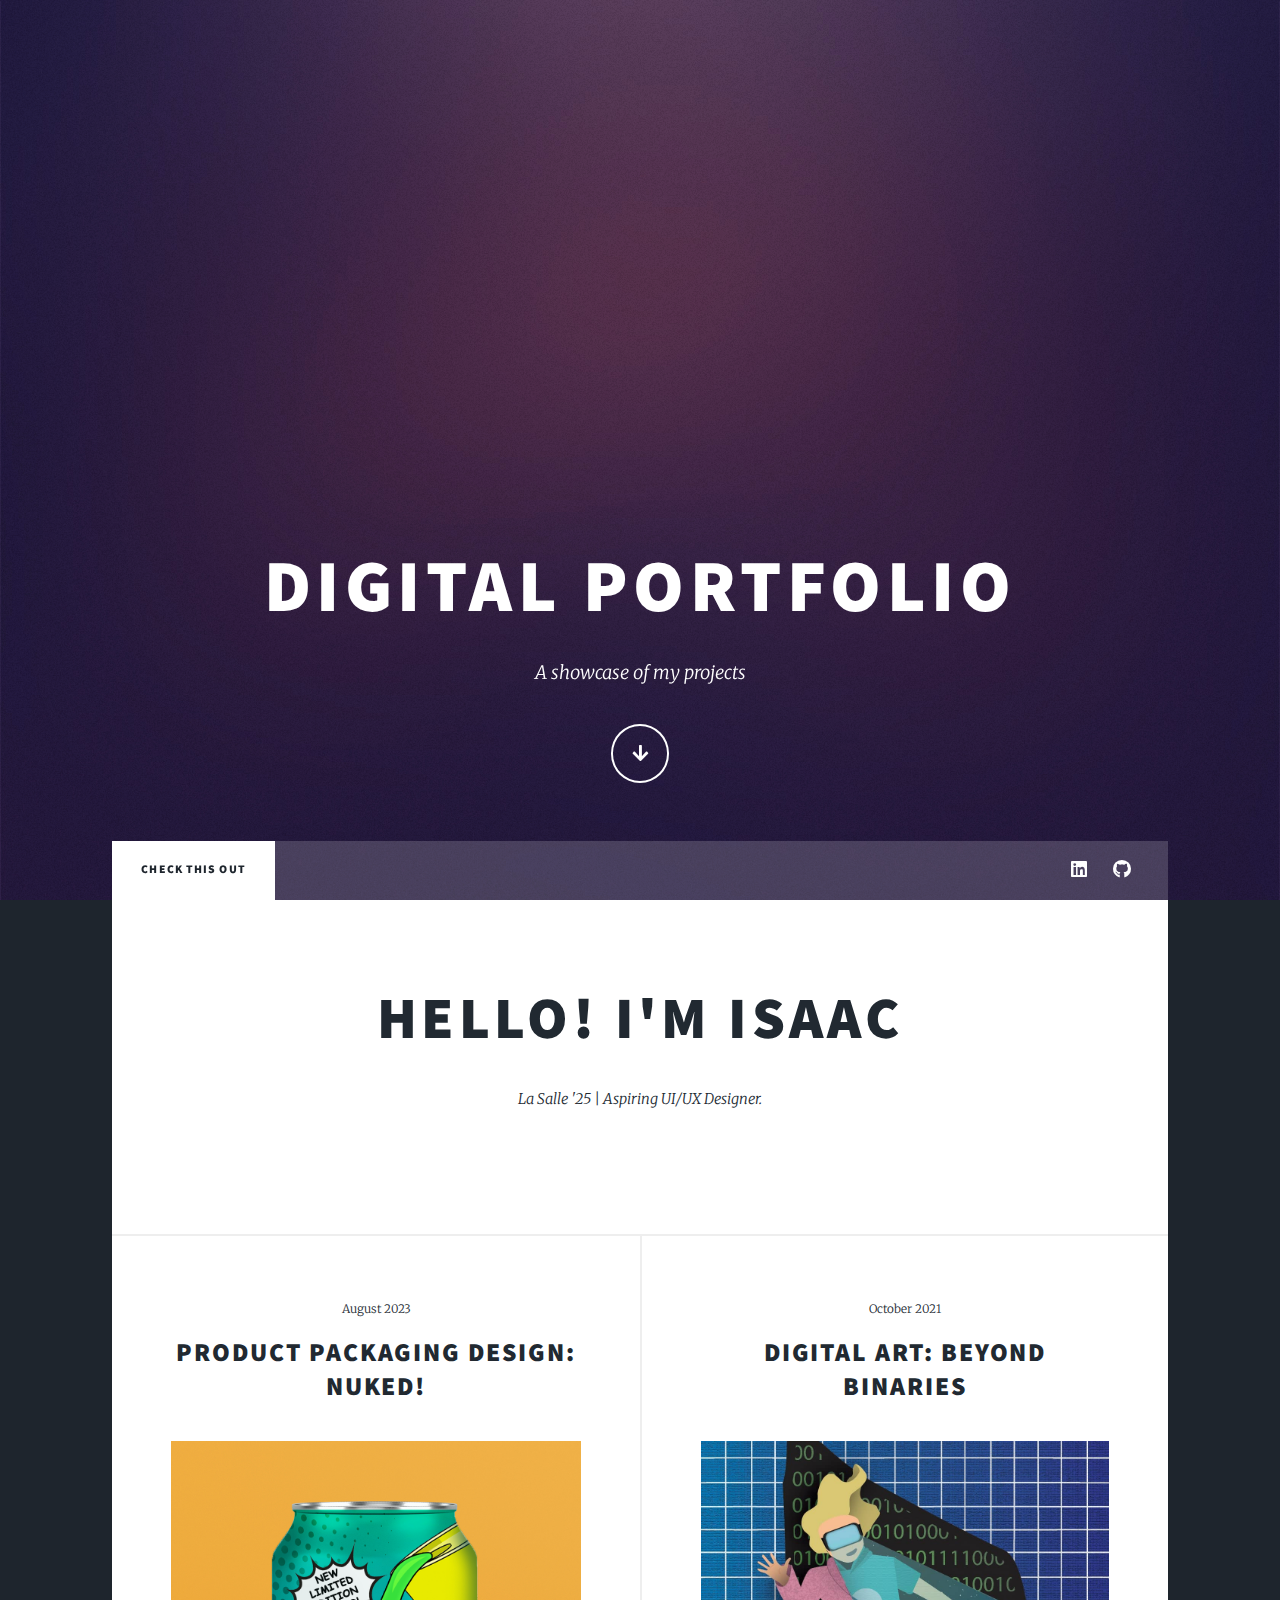
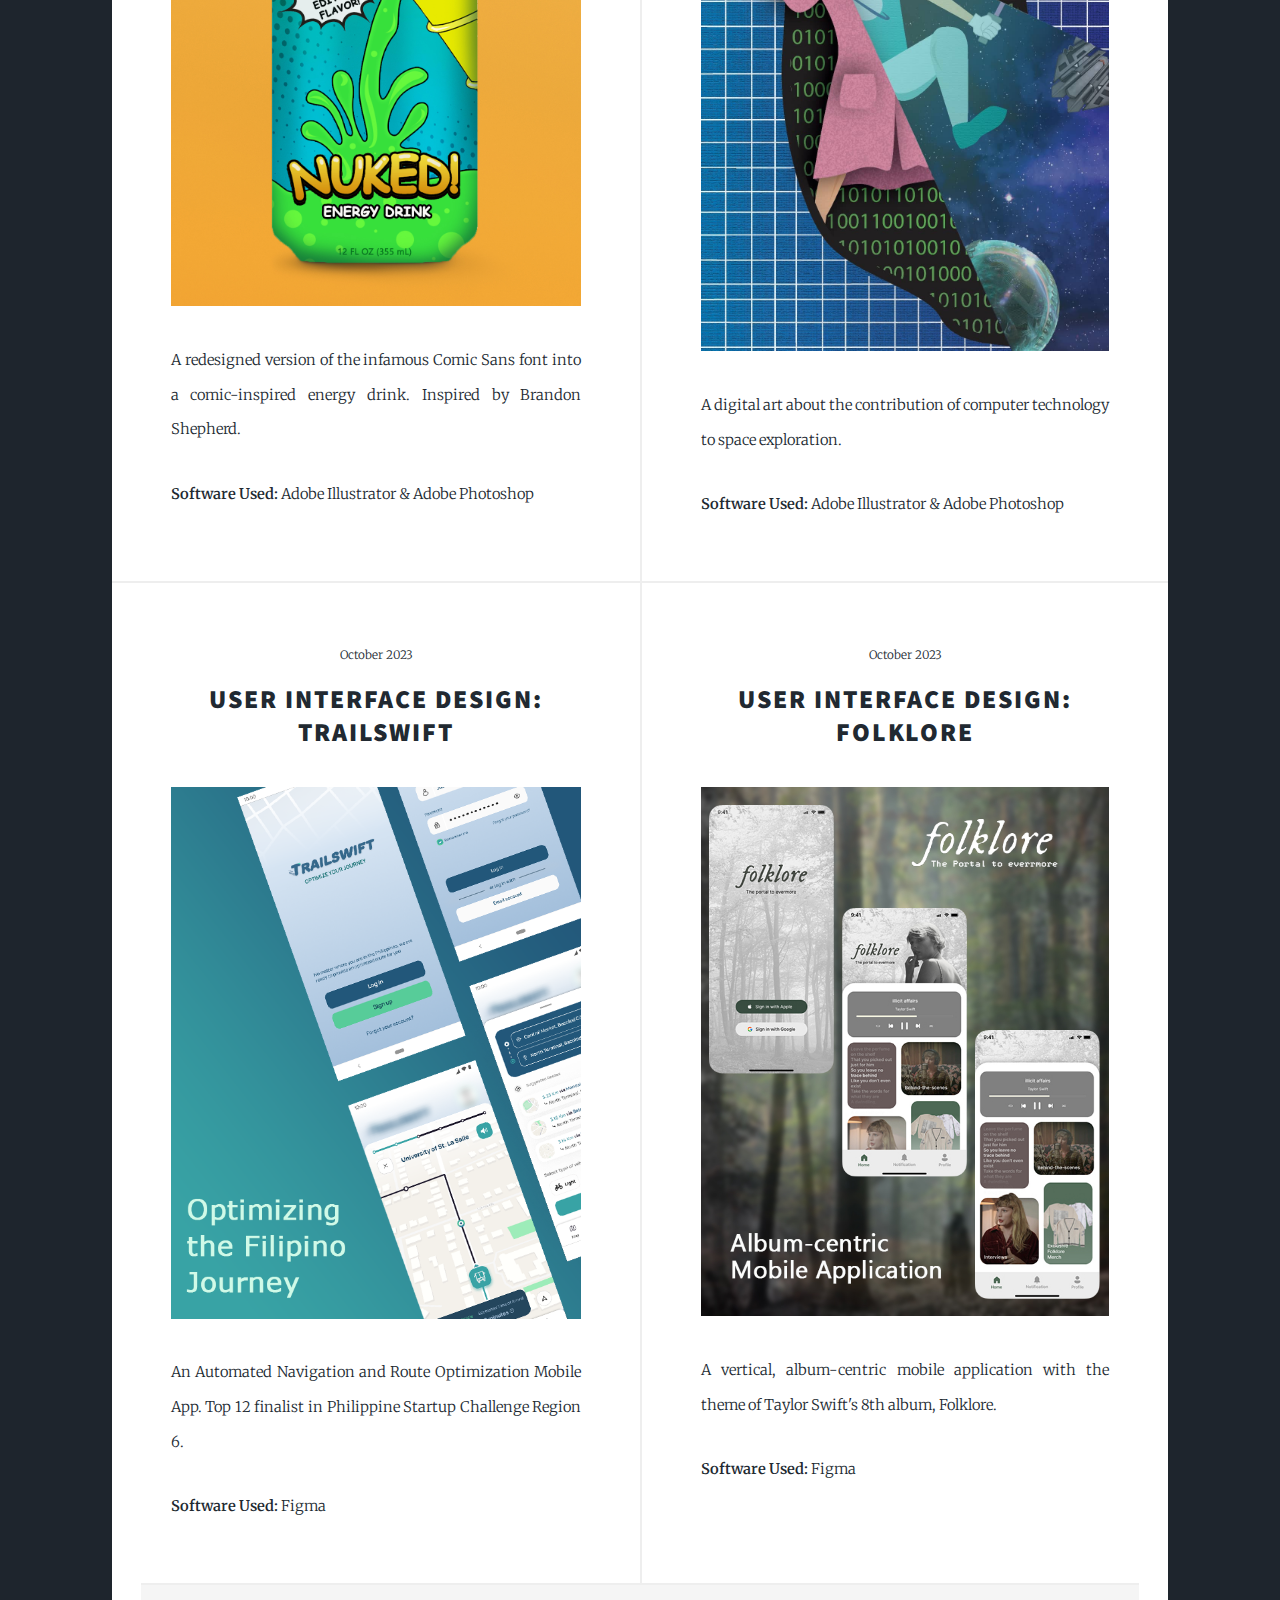
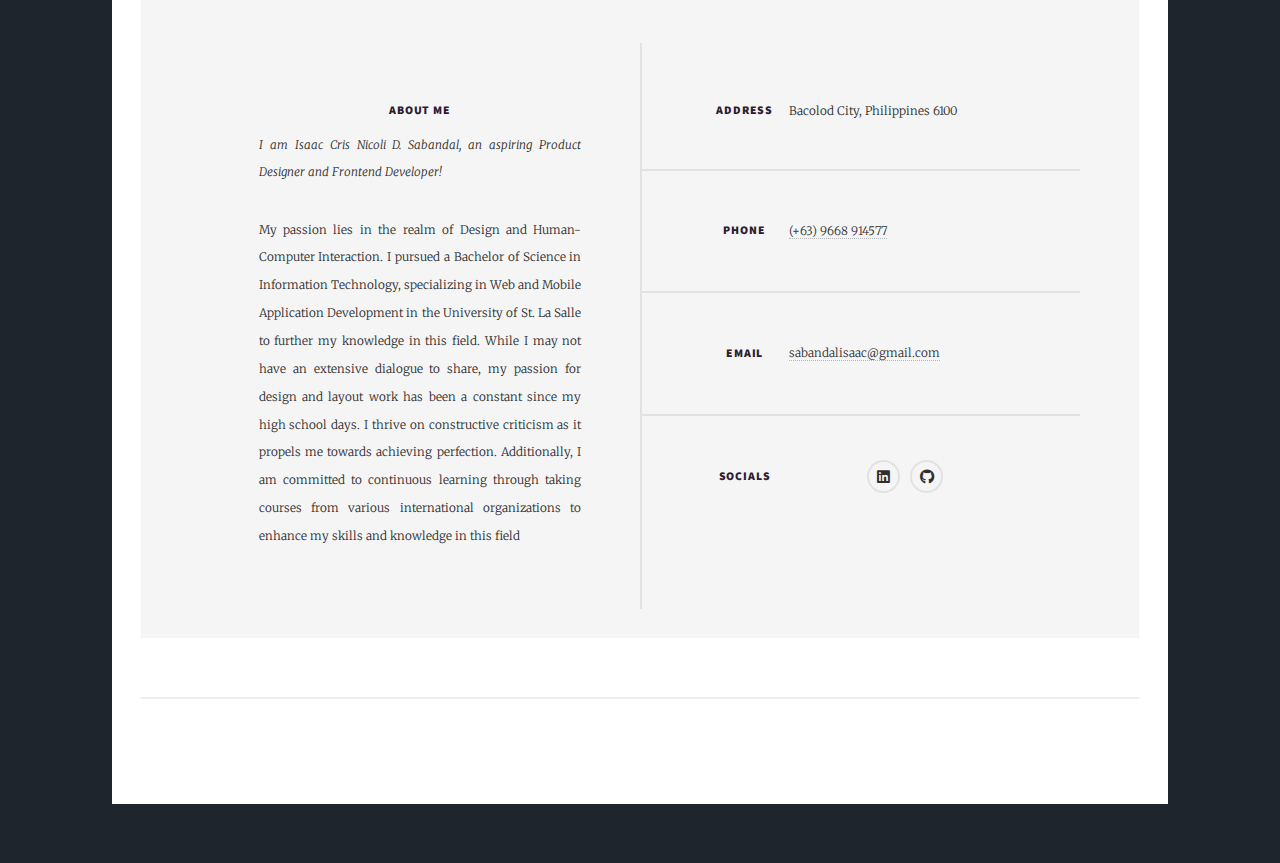
<file: index.html>
<!DOCTYPE HTML>

<html>
   <head>
      <title>Digital Portfolio</title>
      <meta charset="utf-8" />
      <meta name="viewport" content="width=device-width, initial-scale=1, user-scalable=yes" />
      <link rel="stylesheet" href="assets/css/main.css" />
      <noscript><link rel="stylesheet" href="assets/css/noscript.css" /></noscript>
      <style>
         @media screen and (max-width: 768px) {
            .mobile-hide {
               display: none;
            }
         }
      </style>
   </head>
   <body class="is-preload">
      <!-- Wrapper -->
      <div id="wrapper" class="fade-in">
         <!-- Intro -->
         <div id="intro">
            <h1>DIGITAL PORTFOLIO</h1>
            <p>A showcase of my projects</p>
            <ul class="actions">
               <li><a href="#header" class="button icon solid solo fa-arrow-down scrolly">Continue</a></li>
            </ul>
         </div>
         <!-- Header -->
         <!-- Nav -->
         <nav id="nav" class="mobile-hide">
            <ul class="links">
               <li class="active"><a href="index.html">Check this out</a></li>
             <!--  <li><a href="profile.html">My Profile</a></li> -->
            </ul>
            <ul class="icons">
               <li><a href="https://www.linkedin.com/in/isaac-cris-nicoli-sabandal-143191265/" class="icon brands fa-linkedin"><span class="label">LinkedIn</span></a></li>
               <li><a href="https://github.com/icnicoli" class="icon brands fa-github"><span class="label">GitHub</span></a></li>
            </ul>
         </nav>

				<!-- Main -->
				<div id="main">
					<!-- Featured Post -->
					<article class="post featured">
					   <header class="major">
						  <h2><a href="#">Hello! I'm Isaac</a></h2>
						  <p>La Salle '25 | Aspiring UI/UX Designer.</p>
					   </header>
					</article>

						<!-- Posts -->
							<section class="posts">
								<article>
									<header>
										<span class="date">August 2023</span>
										<h2><a href="#">Product Packaging Design: Nuked!</a></h2>
									</header>
									<a href="#" class="image fit"><img src="images/nuked_img.jpg" alt="" /></a>
									<p>A redesigned version of the infamous Comic Sans font into a comic-inspired energy drink. Inspired by Brandon Shepherd.</p>
									<p><strong> Software Used:</strong> Adobe Illustrator & Adobe Photoshop</p>
								</article>
								<article>
									<header>
										<span class="date">October 2021</span>
										<h2><a href="#">Digital Art: Beyond Binaries</h2>
									</header>
									<a href="#" class="image fit"><img src="images/spacegirl.jpg" alt="" /></a>
									<p>A digital art about the contribution of computer technology to space exploration. </p>
									<p><strong> Software Used:</strong> Adobe Illustrator & Adobe Photoshop</p>
								</article>
									<article>
										<header>
											<span class="date">October 2023</span>
											<h2><a href="#">User Interface Design: Trailswift</a></h2>
										</header>
										<a href="#" class="image fit"><img src="images/POTrailswift.png" alt="" /></a>
										<p>An Automated Navigation and Route Optimization Mobile App. Top 12 finalist in Philippine Startup Challenge Region 6. </p>
										<p><strong> Software Used:</strong> Figma</p>
									</article>
									<article>
									<header>
										<span class="date">October 2023</span>
										<h2><a href="#">User Interface Design: Folklore</h2>
									</header>
									<a href="#" class="image fit"><img src="images/Folklore.jpg" alt="" /></a>
									<p>A vertical, album-centric mobile application with the theme of Taylor Swift's 8th album, Folklore.</p>
									<p><strong> Software Used:</strong> Figma</p>
								
									
									
							</section>

						
							<footer id="footer">
								<section class="post">
									<header class="main">
										<h3>About Me</h3>
										<p>I am Isaac Cris Nicoli D. Sabandal, an aspiring Product Designer and Frontend Developer!</p>
									</header>
									<!-- <div class="image main"><img src="images/profile.jpg" alt="" class="image-small" /></div> -->
									<p>  My passion lies in the realm of Design and Human-Computer Interaction. I pursued a Bachelor of Science in Information Technology, specializing in Web and Mobile Application Development in the University of St. La Salle to further my knowledge in this field.
										While I may not have an extensive dialogue to share, my passion for design and layout work has been a constant since my high school days. I thrive on constructive criticism as it propels me towards achieving perfection. Additionally, I am committed to continuous learning through taking courses from various international organizations to enhance my skills and knowledge in this field</p>
								</section>

								<section class="split contact">
								   <section class="alt">
									  <h3>Address</h3>
									  <p>Bacolod City, Philippines 6100</p>
								   </section>
								   <section>
									  <h3>Phone</h3>
									  <p><a href="#">(+63) 9668 914577</a></p>
								   </section>
								   <section>
									  <h3>Email</h3>
									  <p><a href="https://mail.google.com/">sabandalisaac@gmail.com</a></p>
								   </section>
								   <section>
									<h3>Socials</h3>
									<ul class="icons alt">
									<li><a href="https://www.linkedin.com/in/isaac-cris-nicoli-sabandal-143191265" class="icon brands alt fa-linkedin"><span class="label">LinkedIn</span></a></li>
									<li><a href="https://github.com/icnicoli" class="icon brands alt fa-github"><span class="label">Github</span></a></li>
									</ul>
								</section>
								</section>

						  </footer>

							 </footer>
							 <!-- Copyright -->
							 <div id="copyright">
								<ul><li>&copy; All Rights Reserved hehe</li></ul>
							 </div>
						  </div>


						  <!-- Scripts -->
						  <script src="assets/js/jquery.min.js"></script>
						  <script src="assets/js/jquery.scrollex.min.js"></script>
						  <script src="assets/js/jquery.scrolly.min.js"></script>
						  <script src="assets/js/browser.min.js"></script>
						  <script src="assets/js/breakpoints.min.js"></script>
						  <script src="assets/js/util.js"></script>
						  <script src="assets/js/main.js"></script>
					   </body>
					</html>
</file>
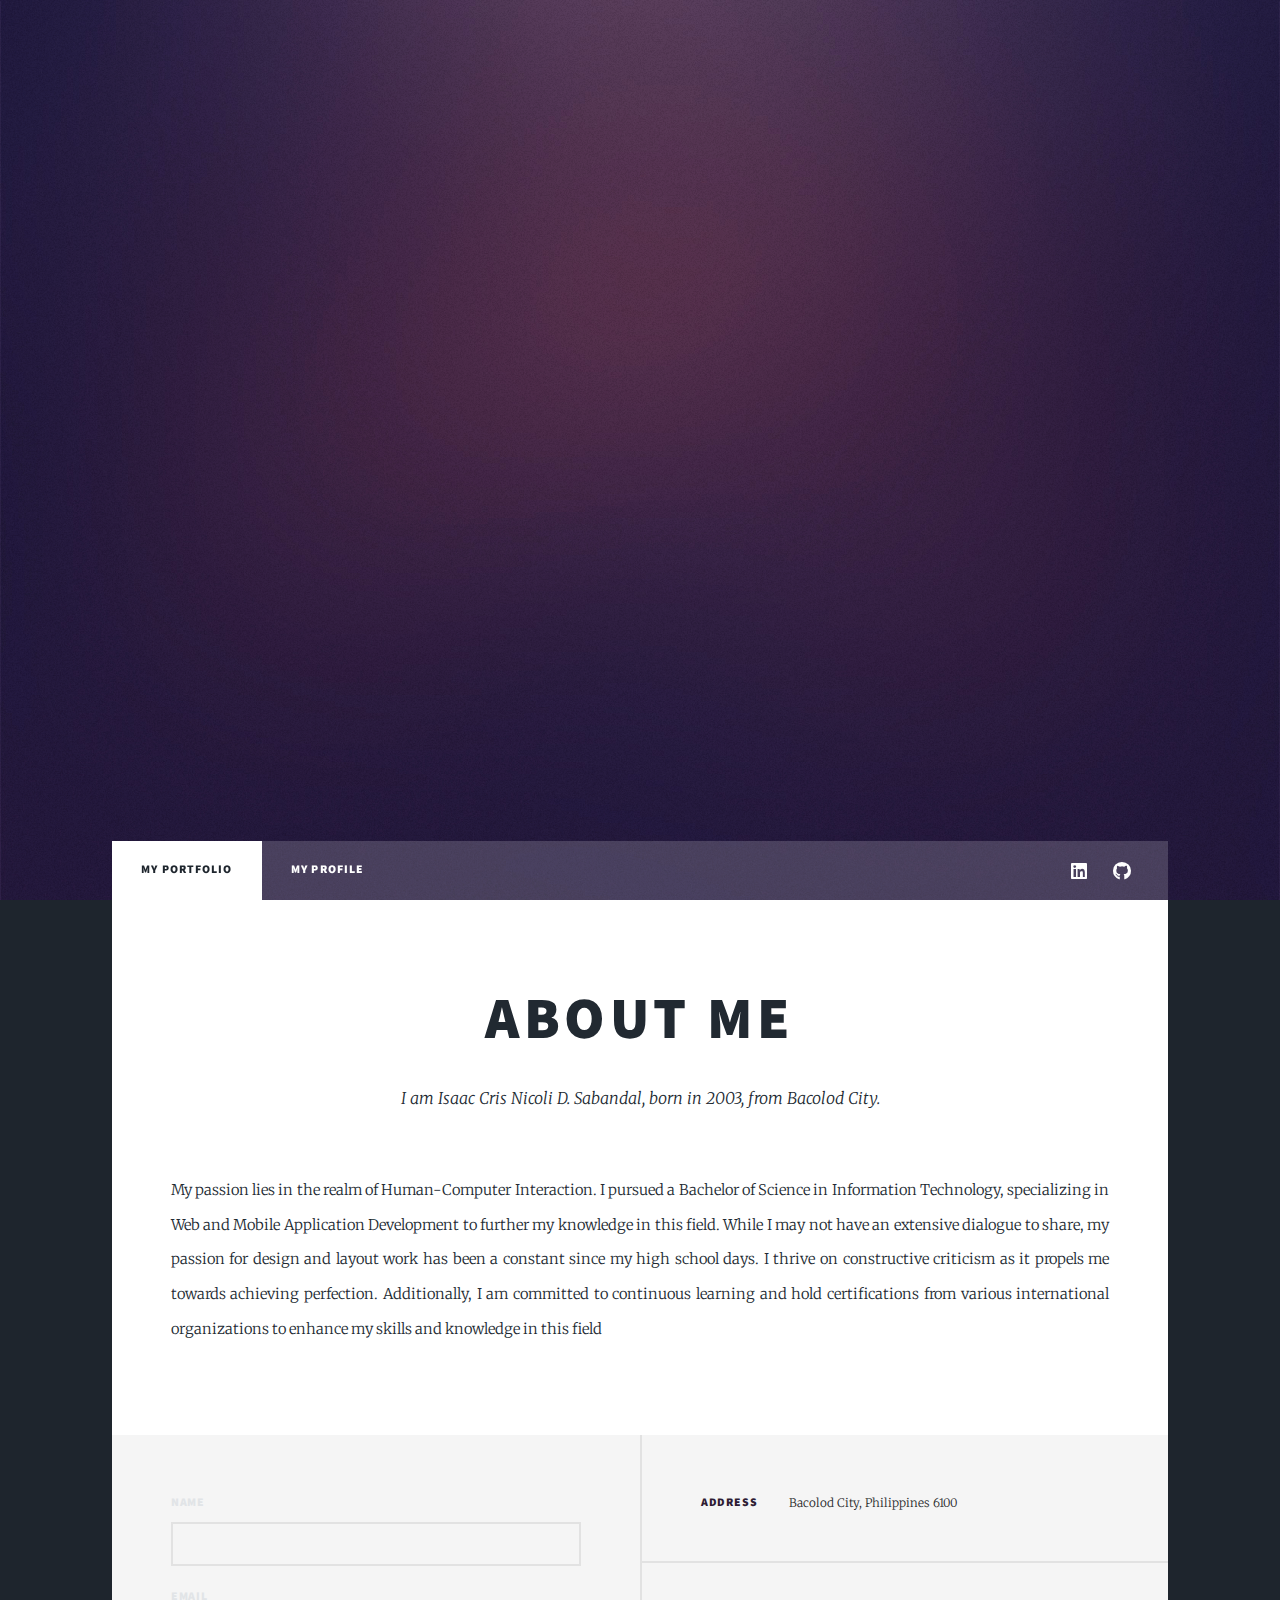
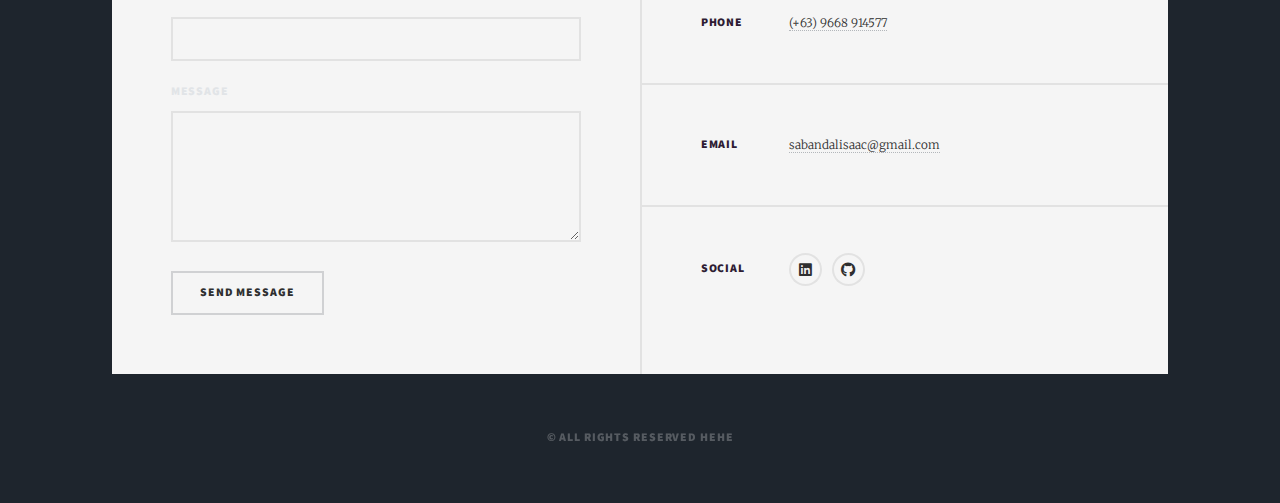
<file: profile.html>
<html>
	<head>
		<title>My Profile</title>
		<meta charset="utf-8" />
		<meta name="viewport" content="width=device-width, initial-scale=1, user-scalable=no" />
		<link rel="stylesheet" href="assets/css/main.css" />
		<noscript><link rel="stylesheet" href="assets/css/noscript.css" /></noscript>
	</head>
	<body class="is-preload">

		<!-- Wrapper -->
		<div id="wrapper" class="fade-in">

			<!-- Intro -->
				<div id="intro">
					<h1>MY DIGITAL PORTFOLIO</h1>
					<p>A showcase of my projects</p>
					<ul class="actions">
						<li><a href="#header" class="button icon solid solo fa-arrow-down scrolly">Continue</a></li>
					</ul>
				</div>

			<!-- Header -->
				

			<!-- Nav -->
				<nav id="nav">
					<ul class="links">
						<li class="active"><a href="index.html">My Portfolio</a></li>
						<li><a href="profile.html">My Profile</a></li>
					</ul>
					<ul class="icons">
						<li><a href="https://www.linkedin.com/in/isaac-cris-nicoli-sabandal-143191265/" class="icon brands fa-linkedin"><span class="label">LinkedIn</span></a></li>
						<li><a href="https://github.com/icnicoli" class="icon brands fa-github"><span class="label">GitHub</span></a></li>
					</ul>
				</nav>

				<!-- Main -->
					<div id="main">

						<!-- Post -->
							<section class="post">
								<header class="major">
									<h1>About Me</h1>
									<p>I am Isaac Cris Nicoli D. Sabandal, born in 2003, from Bacolod City.</p>
								</header>
								<!-- <div class="image main"><img src="images/profile.jpg" alt="" class="image-small" /></div> -->
								<p>  My passion lies in the realm of Human-Computer Interaction. I pursued a Bachelor of Science in Information Technology, specializing in Web and Mobile Application Development to further my knowledge in this field.
									While I may not have an extensive dialogue to share, my passion for design and layout work has been a constant since my high school days. I thrive on constructive criticism as it propels me towards achieving perfection. Additionally, I am committed to continuous learning and hold certifications from various international organizations to enhance my skills and knowledge in this field</p>
							</section>

					</div>

				<!-- Footer -->
				<footer id="footer">
					<section>
						<form method="post" action="process_form.php">
							<div class="fields">
								<div class="field">
									<label for="name">Name</label>
									<input type="text" name="name" id="name" />
								</div>
								<div class="field">
									<label for="email">Email</label>
									<input type="text" name="email" id="email" />
								</div>
								<div class="field">
									<label for="message">Message</label>
									<textarea name="message" id="message" rows="3"></textarea>
								</div>
							</div>
							<ul class="actions">
								<li><input type="submit" value="Send Message" /></li>
							</ul>
						</form>
					</section>
					<section class="split contact">
					   <section class="alt">
						  <h3>Address</h3>
						  <p>Bacolod City, Philippines 6100</p>
					   </section>
					   <section>
						  <h3>Phone</h3>
						  <p><a href="#">(+63) 9668 914577</a></p>
					   </section>
					   <section>
						  <h3>Email</h3>
						  <p><a href="https://mail.google.com/">sabandalisaac@gmail.com</a></p>
					   </section>
					   <section>
						<h3>Social</h3>
						<ul class="icons alt">
						<li><a href="https://www.linkedin.com/in/isaac-cris-nicoli-sabandal-143191265" class="icon brands alt fa-linkedin"><span class="label">LinkedIn</span></a></li>
						<li><a href="https://github.com/icnicoli" class="icon brands alt fa-github"><span class="label">Github</span></a></li>
						</ul>
					</section>
					</section>

			  </footer>

				 </footer>
				 <!-- Copyright -->
				 <div id="copyright">
					<ul><li>&copy; All Rights Reserved hehe</li></ul>
				 </div>
			  </div>

		<!-- Scripts -->
			<script src="assets/js/jquery.min.js"></script>
			<script src="assets/js/jquery.scrollex.min.js"></script>
			<script src="assets/js/jquery.scrolly.min.js"></script>
			<script src="assets/js/browser.min.js"></script>
			<script src="assets/js/breakpoints.min.js"></script>
			<script src="assets/js/util.js"></script>
			<script src="assets/js/main.js"></script>

	</body>
</html>
</file>
<file: assets/css/main.css>
@import url(fontawesome-all.min.css);
@import url("https://fonts.googleapis.com/css?family=Merriweather:300,700,300italic,700italic|Source+Sans+Pro:900");

/*
	Massively by HTML5 UP
	html5up.net | @ajlkn
	Free for personal and commercial use under the CCA 3.0 license (html5up.net/license)
*/

html, body, div, span, applet, object,
iframe, h1, h2, h3, h4, h5, h6, p, blockquote,
pre, a, abbr, acronym, address, big, cite,
code, del, dfn, em, img, ins, kbd, q, s, samp,
small, strike, strong, sub, sup, tt, var, b,
u, i, center, dl, dt, dd, ol, ul, li, fieldset,
form, label, legend, table, caption, tbody,
tfoot, thead, tr, th, td, article, aside,
canvas, details, embed, figure, figcaption,
footer, header, hgroup, menu, nav, output, ruby,
section, summary, time, mark, audio, video {
	margin: 0;
	padding: 0;
	border: 0;
	font-size: 100%;
	font: inherit;
	vertical-align: baseline;}

article, aside, details, figcaption, figure,
footer, header, hgroup, menu, nav, section {
	display: block;}

body {
	line-height: 1;
}

ol, ul {
	list-style: none;
}

blockquote, q {
	quotes: none;
}

	blockquote:before, blockquote:after, q:before, q:after {
		content: '';
		content: none;
	}

table {
	border-collapse: collapse;
	border-spacing: 0;
}

body {
	-webkit-text-size-adjust: none;
}

mark {
	background-color: transparent;
	color: inherit;
}

input::-moz-focus-inner {
	border: 0;
	padding: 0;
}

input, select, textarea {
	-moz-appearance: none;
	-webkit-appearance: none;
	-ms-appearance: none;
	appearance: none;
}

/* Basic */

	@-ms-viewport {
		width: device-width;
	}

	body {
		-ms-overflow-style: scrollbar;
	}

	@media screen and (max-width: 480px) {

		html, body {
			min-width: 320px;
		}

	}

	html {
		box-sizing: border-box;
	}

	*, *:before, *:after {
		box-sizing: inherit;
	}

	body {
		background-color: #1e252d;
	}

		body.is-preload *, body.is-preload *:before, body.is-preload *:after {
			-moz-animation: none !important;
			-webkit-animation: none !important;
			-ms-animation: none !important;
			animation: none !important;
			-moz-transition: none !important;
			-webkit-transition: none !important;
			-ms-transition: none !important;
			transition: none !important;
		}

/* Type */

	html {
		font-size: 16pt;
	}

		@media screen and (max-width: 1680px) {

			html {
				font-size: 12pt;
			}

		}

		@media screen and (max-width: 1280px) {

			html {
				font-size: 11pt;
			}

		}

		@media screen and (max-width: 360px) {

			html {
				font-size: 10pt;
			}

		}

	body {
		color: #212931;
	}

	body, input, select, textarea {
		font-family: "Merriweather", Georgia, serif;
		font-weight: 300;
		font-size: 1rem;
		line-height: 2.375;
	}

	a {
		-moz-transition: color 0.2s ease-in-out, background-color 0.2s ease-in-out, border-color 0.2s ease-in-out, box-shadow 0.2s ease-in-out;
		-webkit-transition: color 0.2s ease-in-out, background-color 0.2s ease-in-out, border-color 0.2s ease-in-out, box-shadow 0.2s ease-in-out;
		-ms-transition: color 0.2s ease-in-out, background-color 0.2s ease-in-out, border-color 0.2s ease-in-out, box-shadow 0.2s ease-in-out;
		transition: color 0.2s ease-in-out, background-color 0.2s ease-in-out, border-color 0.2s ease-in-out, box-shadow 0.2s ease-in-out;
		border-bottom: dotted 1px;
		text-decoration: none;
	}

		a:hover {
			border-bottom-color: transparent;
		}

	strong, b {
		font-weight: 600;
	}

	em, i {
		font-style: italic;
	}

	p {
		text-align: justify;
		margin: 0 0 2rem 0;
	}

	h1, h2, h3, h4, h5, h6 {
		font-family: "Source Sans Pro", Helvetica, sans-serif;
		font-weight: 900;
		line-height: 1.5;
		letter-spacing: 0.075em;
		text-transform: uppercase;
		margin: 0 0 1rem 0;
	}

		h1 a, h2 a, h3 a, h4 a, h5 a, h6 a {
			border-bottom: 0;
			color: inherit;
			text-decoration: none;
		}

	h1 {
		font-size: 4rem;
		line-height: 1.1;
		margin: 0 0 2rem 0;
	}

	h2 {
		font-size: 1.75rem;
		line-height: 1.3;
		margin: 0 0 1.5rem 0;
	}

	h3 {
		font-size: 1.25rem;
		margin: 0 0 1.5rem 0;
	}

	h4 {
		font-size: 1rem;
	}

	h5 {
		font-size: 0.9rem;
	}

	h6 {
		font-size: 0.8rem;
	}

	sub {
		font-size: 0.8rem;
		position: relative;
		top: 0.5rem;
	}

	sup {
		font-size: 0.8rem;
		position: relative;
		top: -0.5rem;
	}

	blockquote {
		border-left: solid 4px;
		font-style: italic;
		margin: 0 0 2rem 0;
		padding: 0.5rem 0 0.5rem 2rem;
	}

	code {
		border: solid 2px;
		font-family: "Courier New", monospace;
		font-size: 0.9rem;
		margin: 0 0.25rem;
		padding: 0.25rem 0.65rem;
	}

	pre {
		-webkit-overflow-scrolling: touch;
		font-family: "Courier New", monospace;
		font-size: 0.9rem;
		margin: 0 0 2rem 0;
	}

		pre code {
			display: block;
			line-height: 1.75;
			padding: 1rem 1.5rem;
			overflow-x: auto;
		}

	hr {
		border: 0;
		border-bottom: solid 2px;
		margin: 3rem 0;
	}

		hr.major {
			margin: 5rem 0;
		}

	.align-left {
		text-align: left;
	}

	.align-center {
		text-align: center;
	}

	.align-right {
		text-align: right;
	}

	input, select, textarea {
		color: #212931;
	}

	a {
		color: #212931;
		border-bottom-color: rgba(33, 41, 49, 0.5);
	}

		a:hover {
			border-bottom-color: transparent;
			color: #18bfef !important;
		}

	strong, b {
		color: #212931;
	}

	h1, h2, h3, h4, h5, h6 {
		color: #212931;
	}

	blockquote {
		border-left-color: #eeeeee;
	}

	code {
		background: rgba(220, 220, 220, 0.25);
		border-color: #eeeeee;
	}

	hr {
		border-bottom-color: #eeeeee;
	}

/* Row */

	.row {
		display: flex;
		flex-wrap: wrap;
		box-sizing: border-box;
		align-items: stretch;
	}

		.row > * {
			box-sizing: border-box;
		}

		.row.gtr-uniform > * > :last-child {
			margin-bottom: 0;
		}

		.row.aln-left {
			justify-content: flex-start;
		}

		.row.aln-center {
			justify-content: center;
		}

		.row.aln-right {
			justify-content: flex-end;
		}

		.row.aln-top {
			align-items: flex-start;
		}

		.row.aln-middle {
			align-items: center;
		}

		.row.aln-bottom {
			align-items: flex-end;
		}

		.row > .imp {
			order: -1;
		}

		.row > .col-1 {
			width: 8.33333%;
		}

		.row > .off-1 {
			margin-left: 8.33333%;
		}

		.row > .col-2 {
			width: 16.66667%;
		}

		.row > .off-2 {
			margin-left: 16.66667%;
		}

		.row > .col-3 {
			width: 25%;
		}

		.row > .off-3 {
			margin-left: 25%;
		}

		.row > .col-4 {
			width: 33.33333%;
		}

		.row > .off-4 {
			margin-left: 33.33333%;
		}

		.row > .col-5 {
			width: 41.66667%;
		}

		.row > .off-5 {
			margin-left: 41.66667%;
		}

		.row > .col-6 {
			width: 50%;
		}

		.row > .off-6 {
			margin-left: 50%;
		}

		.row > .col-7 {
			width: 58.33333%;
		}

		.row > .off-7 {
			margin-left: 58.33333%;
		}

		.row > .col-8 {
			width: 66.66667%;
		}

		.row > .off-8 {
			margin-left: 66.66667%;
		}

		.row > .col-9 {
			width: 75%;
		}

		.row > .off-9 {
			margin-left: 75%;
		}

		.row > .col-10 {
			width: 83.33333%;
		}

		.row > .off-10 {
			margin-left: 83.33333%;
		}

		.row > .col-11 {
			width: 91.66667%;
		}

		.row > .off-11 {
			margin-left: 91.66667%;
		}

		.row > .col-12 {
			width: 100%;
		}

		.row > .off-12 {
			margin-left: 100%;
		}

		.row.gtr-0 {
			margin-top: 0;
			margin-left: 0rem;
		}

			.row.gtr-0 > * {
				padding: 0 0 0 0rem;
			}

			.row.gtr-0.gtr-uniform {
				margin-top: 0rem;
			}

				.row.gtr-0.gtr-uniform > * {
					padding-top: 0rem;
				}

		.row.gtr-25 {
			margin-top: 0;
			margin-left: -0.375rem;
		}

			.row.gtr-25 > * {
				padding: 0 0 0 0.375rem;
			}

			.row.gtr-25.gtr-uniform {
				margin-top: -0.375rem;
			}

				.row.gtr-25.gtr-uniform > * {
					padding-top: 0.375rem;
				}

		.row.gtr-50 {
			margin-top: 0;
			margin-left: -0.75rem;
		}

			.row.gtr-50 > * {
				padding: 0 0 0 0.75rem;
			}

			.row.gtr-50.gtr-uniform {
				margin-top: -0.75rem;
			}

				.row.gtr-50.gtr-uniform > * {
					padding-top: 0.75rem;
				}

		.row {
			margin-top: 0;
			margin-left: -1.5rem;
		}

			.row > * {
				padding: 0 0 0 1.5rem;
			}

			.row.gtr-uniform {
				margin-top: -1.5rem;
			}

				.row.gtr-uniform > * {
					padding-top: 1.5rem;
				}

		.row.gtr-150 {
			margin-top: 0;
			margin-left: -2.25rem;
		}

			.row.gtr-150 > * {
				padding: 0 0 0 2.25rem;
			}

			.row.gtr-150.gtr-uniform {
				margin-top: -2.25rem;
			}

				.row.gtr-150.gtr-uniform > * {
					padding-top: 2.25rem;
				}

		.row.gtr-200 {
			margin-top: 0;
			margin-left: -3rem;
		}

			.row.gtr-200 > * {
				padding: 0 0 0 3rem;
			}

			.row.gtr-200.gtr-uniform {
				margin-top: -3rem;
			}

				.row.gtr-200.gtr-uniform > * {
					padding-top: 3rem;
				}

		@media screen and (max-width: 1680px) {

			.row {
				display: flex;
				flex-wrap: wrap;
				box-sizing: border-box;
				align-items: stretch;
			}

				.row > * {
					box-sizing: border-box;
				}

				.row.gtr-uniform > * > :last-child {
					margin-bottom: 0;
				}

				.row.aln-left {
					justify-content: flex-start;
				}

				.row.aln-center {
					justify-content: center;
				}

				.row.aln-right {
					justify-content: flex-end;
				}

				.row.aln-top {
					align-items: flex-start;
				}

				.row.aln-middle {
					align-items: center;
				}

				.row.aln-bottom {
					align-items: flex-end;
				}

				.row > .imp-xlarge {
					order: -1;
				}

				.row > .col-1-xlarge {
					width: 8.33333%;
				}

				.row > .off-1-xlarge {
					margin-left: 8.33333%;
				}

				.row > .col-2-xlarge {
					width: 16.66667%;
				}

				.row > .off-2-xlarge {
					margin-left: 16.66667%;
				}

				.row > .col-3-xlarge {
					width: 25%;
				}

				.row > .off-3-xlarge {
					margin-left: 25%;
				}

				.row > .col-4-xlarge {
					width: 33.33333%;
				}

				.row > .off-4-xlarge {
					margin-left: 33.33333%;
				}

				.row > .col-5-xlarge {
					width: 41.66667%;
				}

				.row > .off-5-xlarge {
					margin-left: 41.66667%;
				}

				.row > .col-6-xlarge {
					width: 50%;
				}

				.row > .off-6-xlarge {
					margin-left: 50%;
				}

				.row > .col-7-xlarge {
					width: 58.33333%;
				}

				.row > .off-7-xlarge {
					margin-left: 58.33333%;
				}

				.row > .col-8-xlarge {
					width: 66.66667%;
				}

				.row > .off-8-xlarge {
					margin-left: 66.66667%;
				}

				.row > .col-9-xlarge {
					width: 75%;
				}

				.row > .off-9-xlarge {
					margin-left: 75%;
				}

				.row > .col-10-xlarge {
					width: 83.33333%;
				}

				.row > .off-10-xlarge {
					margin-left: 83.33333%;
				}

				.row > .col-11-xlarge {
					width: 91.66667%;
				}

				.row > .off-11-xlarge {
					margin-left: 91.66667%;
				}

				.row > .col-12-xlarge {
					width: 100%;
				}

				.row > .off-12-xlarge {
					margin-left: 100%;
				}

				.row.gtr-0 {
					margin-top: 0;
					margin-left: 0rem;
				}

					.row.gtr-0 > * {
						padding: 0 0 0 0rem;
					}

					.row.gtr-0.gtr-uniform {
						margin-top: 0rem;
					}

						.row.gtr-0.gtr-uniform > * {
							padding-top: 0rem;
						}

				.row.gtr-25 {
					margin-top: 0;
					margin-left: -0.375rem;
				}

					.row.gtr-25 > * {
						padding: 0 0 0 0.375rem;
					}

					.row.gtr-25.gtr-uniform {
						margin-top: -0.375rem;
					}

						.row.gtr-25.gtr-uniform > * {
							padding-top: 0.375rem;
						}

				.row.gtr-50 {
					margin-top: 0;
					margin-left: -0.75rem;
				}

					.row.gtr-50 > * {
						padding: 0 0 0 0.75rem;
					}

					.row.gtr-50.gtr-uniform {
						margin-top: -0.75rem;
					}

						.row.gtr-50.gtr-uniform > * {
							padding-top: 0.75rem;
						}

				.row {
					margin-top: 0;
					margin-left: -1.5rem;
				}

					.row > * {
						padding: 0 0 0 1.5rem;
					}

					.row.gtr-uniform {
						margin-top: -1.5rem;
					}

						.row.gtr-uniform > * {
							padding-top: 1.5rem;
						}

				.row.gtr-150 {
					margin-top: 0;
					margin-left: -2.25rem;
				}

					.row.gtr-150 > * {
						padding: 0 0 0 2.25rem;
					}

					.row.gtr-150.gtr-uniform {
						margin-top: -2.25rem;
					}

						.row.gtr-150.gtr-uniform > * {
							padding-top: 2.25rem;
						}

				.row.gtr-200 {
					margin-top: 0;
					margin-left: -3rem;
				}

					.row.gtr-200 > * {
						padding: 0 0 0 3rem;
					}

					.row.gtr-200.gtr-uniform {
						margin-top: -3rem;
					}

						.row.gtr-200.gtr-uniform > * {
							padding-top: 3rem;
						}

		}

		@media screen and (max-width: 1280px) {

			.row {
				display: flex;
				flex-wrap: wrap;
				box-sizing: border-box;
				align-items: stretch;
			}

				.row > * {
					box-sizing: border-box;
				}

				.row.gtr-uniform > * > :last-child {
					margin-bottom: 0;
				}

				.row.aln-left {
					justify-content: flex-start;
				}

				.row.aln-center {
					justify-content: center;
				}

				.row.aln-right {
					justify-content: flex-end;
				}

				.row.aln-top {
					align-items: flex-start;
				}

				.row.aln-middle {
					align-items: center;
				}

				.row.aln-bottom {
					align-items: flex-end;
				}

				.row > .imp-large {
					order: -1;
				}

				.row > .col-1-large {
					width: 8.33333%;
				}

				.row > .off-1-large {
					margin-left: 8.33333%;
				}

				.row > .col-2-large {
					width: 16.66667%;
				}

				.row > .off-2-large {
					margin-left: 16.66667%;
				}

				.row > .col-3-large {
					width: 25%;
				}

				.row > .off-3-large {
					margin-left: 25%;
				}

				.row > .col-4-large {
					width: 33.33333%;
				}

				.row > .off-4-large {
					margin-left: 33.33333%;
				}

				.row > .col-5-large {
					width: 41.66667%;
				}

				.row > .off-5-large {
					margin-left: 41.66667%;
				}

				.row > .col-6-large {
					width: 50%;
				}

				.row > .off-6-large {
					margin-left: 50%;
				}

				.row > .col-7-large {
					width: 58.33333%;
				}

				.row > .off-7-large {
					margin-left: 58.33333%;
				}

				.row > .col-8-large {
					width: 66.66667%;
				}

				.row > .off-8-large {
					margin-left: 66.66667%;
				}

				.row > .col-9-large {
					width: 75%;
				}

				.row > .off-9-large {
					margin-left: 75%;
				}

				.row > .col-10-large {
					width: 83.33333%;
				}

				.row > .off-10-large {
					margin-left: 83.33333%;
				}

				.row > .col-11-large {
					width: 91.66667%;
				}

				.row > .off-11-large {
					margin-left: 91.66667%;
				}

				.row > .col-12-large {
					width: 100%;
				}

				.row > .off-12-large {
					margin-left: 100%;
				}

				.row.gtr-0 {
					margin-top: 0;
					margin-left: 0rem;
				}

					.row.gtr-0 > * {
						padding: 0 0 0 0rem;
					}

					.row.gtr-0.gtr-uniform {
						margin-top: 0rem;
					}

						.row.gtr-0.gtr-uniform > * {
							padding-top: 0rem;
						}

				.row.gtr-25 {
					margin-top: 0;
					margin-left: -0.375rem;
				}

					.row.gtr-25 > * {
						padding: 0 0 0 0.375rem;
					}

					.row.gtr-25.gtr-uniform {
						margin-top: -0.375rem;
					}

						.row.gtr-25.gtr-uniform > * {
							padding-top: 0.375rem;
						}

				.row.gtr-50 {
					margin-top: 0;
					margin-left: -0.75rem;
				}

					.row.gtr-50 > * {
						padding: 0 0 0 0.75rem;
					}

					.row.gtr-50.gtr-uniform {
						margin-top: -0.75rem;
					}

						.row.gtr-50.gtr-uniform > * {
							padding-top: 0.75rem;
						}

				.row {
					margin-top: 0;
					margin-left: -1.5rem;
				}

					.row > * {
						padding: 0 0 0 1.5rem;
					}

					.row.gtr-uniform {
						margin-top: -1.5rem;
					}

						.row.gtr-uniform > * {
							padding-top: 1.5rem;
						}

				.row.gtr-150 {
					margin-top: 0;
					margin-left: -2.25rem;
				}

					.row.gtr-150 > * {
						padding: 0 0 0 2.25rem;
					}

					.row.gtr-150.gtr-uniform {
						margin-top: -2.25rem;
					}

						.row.gtr-150.gtr-uniform > * {
							padding-top: 2.25rem;
						}

				.row.gtr-200 {
					margin-top: 0;
					margin-left: -3rem;
				}

					.row.gtr-200 > * {
						padding: 0 0 0 3rem;
					}

					.row.gtr-200.gtr-uniform {
						margin-top: -3rem;
					}

						.row.gtr-200.gtr-uniform > * {
							padding-top: 3rem;
						}

		}

		@media screen and (max-width: 980px) {

			.row {
				display: flex;
				flex-wrap: wrap;
				box-sizing: border-box;
				align-items: stretch;
			}

				.row > * {
					box-sizing: border-box;
				}

				.row.gtr-uniform > * > :last-child {
					margin-bottom: 0;
				}

				.row.aln-left {
					justify-content: flex-start;
				}

				.row.aln-center {
					justify-content: center;
				}

				.row.aln-right {
					justify-content: flex-end;
				}

				.row.aln-top {
					align-items: flex-start;
				}

				.row.aln-middle {
					align-items: center;
				}

				.row.aln-bottom {
					align-items: flex-end;
				}

				.row > .imp-medium {
					order: -1;
				}

				.row > .col-1-medium {
					width: 8.33333%;
				}

				.row > .off-1-medium {
					margin-left: 8.33333%;
				}

				.row > .col-2-medium {
					width: 16.66667%;
				}

				.row > .off-2-medium {
					margin-left: 16.66667%;
				}

				.row > .col-3-medium {
					width: 25%;
				}

				.row > .off-3-medium {
					margin-left: 25%;
				}

				.row > .col-4-medium {
					width: 33.33333%;
				}

				.row > .off-4-medium {
					margin-left: 33.33333%;
				}

				.row > .col-5-medium {
					width: 41.66667%;
				}

				.row > .off-5-medium {
					margin-left: 41.66667%;
				}

				.row > .col-6-medium {
					width: 50%;
				}

				.row > .off-6-medium {
					margin-left: 50%;
				}

				.row > .col-7-medium {
					width: 58.33333%;
				}

				.row > .off-7-medium {
					margin-left: 58.33333%;
				}

				.row > .col-8-medium {
					width: 66.66667%;
				}

				.row > .off-8-medium {
					margin-left: 66.66667%;
				}

				.row > .col-9-medium {
					width: 75%;
				}

				.row > .off-9-medium {
					margin-left: 75%;
				}

				.row > .col-10-medium {
					width: 83.33333%;
				}

				.row > .off-10-medium {
					margin-left: 83.33333%;
				}

				.row > .col-11-medium {
					width: 91.66667%;
				}

				.row > .off-11-medium {
					margin-left: 91.66667%;
				}

				.row > .col-12-medium {
					width: 100%;
				}

				.row > .off-12-medium {
					margin-left: 100%;
				}

				.row.gtr-0 {
					margin-top: 0;
					margin-left: 0rem;
				}

					.row.gtr-0 > * {
						padding: 0 0 0 0rem;
					}

					.row.gtr-0.gtr-uniform {
						margin-top: 0rem;
					}

						.row.gtr-0.gtr-uniform > * {
							padding-top: 0rem;
						}

				.row.gtr-25 {
					margin-top: 0;
					margin-left: -0.375rem;
				}

					.row.gtr-25 > * {
						padding: 0 0 0 0.375rem;
					}

					.row.gtr-25.gtr-uniform {
						margin-top: -0.375rem;
					}

						.row.gtr-25.gtr-uniform > * {
							padding-top: 0.375rem;
						}

				.row.gtr-50 {
					margin-top: 0;
					margin-left: -0.75rem;
				}

					.row.gtr-50 > * {
						padding: 0 0 0 0.75rem;
					}

					.row.gtr-50.gtr-uniform {
						margin-top: -0.75rem;
					}

						.row.gtr-50.gtr-uniform > * {
							padding-top: 0.75rem;
						}

				.row {
					margin-top: 0;
					margin-left: -1.5rem;
				}

					.row > * {
						padding: 0 0 0 1.5rem;
					}

					.row.gtr-uniform {
						margin-top: -1.5rem;
					}

						.row.gtr-uniform > * {
							padding-top: 1.5rem;
						}

				.row.gtr-150 {
					margin-top: 0;
					margin-left: -2.25rem;
				}

					.row.gtr-150 > * {
						padding: 0 0 0 2.25rem;
					}

					.row.gtr-150.gtr-uniform {
						margin-top: -2.25rem;
					}

						.row.gtr-150.gtr-uniform > * {
							padding-top: 2.25rem;
						}

				.row.gtr-200 {
					margin-top: 0;
					margin-left: -3rem;
				}

					.row.gtr-200 > * {
						padding: 0 0 0 3rem;
					}

					.row.gtr-200.gtr-uniform {
						margin-top: -3rem;
					}

						.row.gtr-200.gtr-uniform > * {
							padding-top: 3rem;
						}

		}

		@media screen and (max-width: 736px) {

			.row {
				display: flex;
				flex-wrap: wrap;
				box-sizing: border-box;
				align-items: stretch;
			}

				.row > * {
					box-sizing: border-box;
				}

				.row.gtr-uniform > * > :last-child {
					margin-bottom: 0;
				}

				.row.aln-left {
					justify-content: flex-start;
				}

				.row.aln-center {
					justify-content: center;
				}

				.row.aln-right {
					justify-content: flex-end;
				}

				.row.aln-top {
					align-items: flex-start;
				}

				.row.aln-middle {
					align-items: center;
				}

				.row.aln-bottom {
					align-items: flex-end;
				}

				.row > .imp-small {
					order: -1;
				}

				.row > .col-1-small {
					width: 8.33333%;
				}

				.row > .off-1-small {
					margin-left: 8.33333%;
				}

				.row > .col-2-small {
					width: 16.66667%;
				}

				.row > .off-2-small {
					margin-left: 16.66667%;
				}

				.row > .col-3-small {
					width: 25%;
				}

				.row > .off-3-small {
					margin-left: 25%;
				}

				.row > .col-4-small {
					width: 33.33333%;
				}

				.row > .off-4-small {
					margin-left: 33.33333%;
				}

				.row > .col-5-small {
					width: 41.66667%;
				}

				.row > .off-5-small {
					margin-left: 41.66667%;
				}

				.row > .col-6-small {
					width: 50%;
				}

				.row > .off-6-small {
					margin-left: 50%;
				}

				.row > .col-7-small {
					width: 58.33333%;
				}

				.row > .off-7-small {
					margin-left: 58.33333%;
				}

				.row > .col-8-small {
					width: 66.66667%;
				}

				.row > .off-8-small {
					margin-left: 66.66667%;
				}

				.row > .col-9-small {
					width: 75%;
				}

				.row > .off-9-small {
					margin-left: 75%;
				}

				.row > .col-10-small {
					width: 83.33333%;
				}

				.row > .off-10-small {
					margin-left: 83.33333%;
				}

				.row > .col-11-small {
					width: 91.66667%;
				}

				.row > .off-11-small {
					margin-left: 91.66667%;
				}

				.row > .col-12-small {
					width: 100%;
				}

				.row > .off-12-small {
					margin-left: 100%;
				}

				.row.gtr-0 {
					margin-top: 0;
					margin-left: 0rem;
				}

					.row.gtr-0 > * {
						padding: 0 0 0 0rem;
					}

					.row.gtr-0.gtr-uniform {
						margin-top: 0rem;
					}

						.row.gtr-0.gtr-uniform > * {
							padding-top: 0rem;
						}

				.row.gtr-25 {
					margin-top: 0;
					margin-left: -0.375rem;
				}

					.row.gtr-25 > * {
						padding: 0 0 0 0.375rem;
					}

					.row.gtr-25.gtr-uniform {
						margin-top: -0.375rem;
					}

						.row.gtr-25.gtr-uniform > * {
							padding-top: 0.375rem;
						}

				.row.gtr-50 {
					margin-top: 0;
					margin-left: -0.75rem;
				}

					.row.gtr-50 > * {
						padding: 0 0 0 0.75rem;
					}

					.row.gtr-50.gtr-uniform {
						margin-top: -0.75rem;
					}

						.row.gtr-50.gtr-uniform > * {
							padding-top: 0.75rem;
						}

				.row {
					margin-top: 0;
					margin-left: -1.5rem;
				}

					.row > * {
						padding: 0 0 0 1.5rem;
					}

					.row.gtr-uniform {
						margin-top: -1.5rem;
					}

						.row.gtr-uniform > * {
							padding-top: 1.5rem;
						}

				.row.gtr-150 {
					margin-top: 0;
					margin-left: -2.25rem;
				}

					.row.gtr-150 > * {
						padding: 0 0 0 2.25rem;
					}

					.row.gtr-150.gtr-uniform {
						margin-top: -2.25rem;
					}

						.row.gtr-150.gtr-uniform > * {
							padding-top: 2.25rem;
						}

				.row.gtr-200 {
					margin-top: 0;
					margin-left: -3rem;
				}

					.row.gtr-200 > * {
						padding: 0 0 0 3rem;
					}

					.row.gtr-200.gtr-uniform {
						margin-top: -3rem;
					}

						.row.gtr-200.gtr-uniform > * {
							padding-top: 3rem;
						}

		}

		@media screen and (max-width: 480px) {

			.row {
				display: flex;
				flex-wrap: wrap;
				box-sizing: border-box;
				align-items: stretch;
			}

				.row > * {
					box-sizing: border-box;
				}

				.row.gtr-uniform > * > :last-child {
					margin-bottom: 0;
				}

				.row.aln-left {
					justify-content: flex-start;
				}

				.row.aln-center {
					justify-content: center;
				}

				.row.aln-right {
					justify-content: flex-end;
				}

				.row.aln-top {
					align-items: flex-start;
				}

				.row.aln-middle {
					align-items: center;
				}

				.row.aln-bottom {
					align-items: flex-end;
				}

				.row > .imp-xsmall {
					order: -1;
				}

				.row > .col-1-xsmall {
					width: 8.33333%;
				}

				.row > .off-1-xsmall {
					margin-left: 8.33333%;
				}

				.row > .col-2-xsmall {
					width: 16.66667%;
				}

				.row > .off-2-xsmall {
					margin-left: 16.66667%;
				}

				.row > .col-3-xsmall {
					width: 25%;
				}

				.row > .off-3-xsmall {
					margin-left: 25%;
				}

				.row > .col-4-xsmall {
					width: 33.33333%;
				}

				.row > .off-4-xsmall {
					margin-left: 33.33333%;
				}

				.row > .col-5-xsmall {
					width: 41.66667%;
				}

				.row > .off-5-xsmall {
					margin-left: 41.66667%;
				}

				.row > .col-6-xsmall {
					width: 50%;
				}

				.row > .off-6-xsmall {
					margin-left: 50%;
				}

				.row > .col-7-xsmall {
					width: 58.33333%;
				}

				.row > .off-7-xsmall {
					margin-left: 58.33333%;
				}

				.row > .col-8-xsmall {
					width: 66.66667%;
				}

				.row > .off-8-xsmall {
					margin-left: 66.66667%;
				}

				.row > .col-9-xsmall {
					width: 75%;
				}

				.row > .off-9-xsmall {
					margin-left: 75%;
				}

				.row > .col-10-xsmall {
					width: 83.33333%;
				}

				.row > .off-10-xsmall {
					margin-left: 83.33333%;
				}

				.row > .col-11-xsmall {
					width: 91.66667%;
				}

				.row > .off-11-xsmall {
					margin-left: 91.66667%;
				}

				.row > .col-12-xsmall {
					width: 100%;
				}

				.row > .off-12-xsmall {
					margin-left: 100%;
				}

				.row.gtr-0 {
					margin-top: 0;
					margin-left: 0rem;
				}

					.row.gtr-0 > * {
						padding: 0 0 0 0rem;
					}

					.row.gtr-0.gtr-uniform {
						margin-top: 0rem;
					}

						.row.gtr-0.gtr-uniform > * {
							padding-top: 0rem;
						}

				.row.gtr-25 {
					margin-top: 0;
					margin-left: -0.375rem;
				}

					.row.gtr-25 > * {
						padding: 0 0 0 0.375rem;
					}

					.row.gtr-25.gtr-uniform {
						margin-top: -0.375rem;
					}

						.row.gtr-25.gtr-uniform > * {
							padding-top: 0.375rem;
						}

				.row.gtr-50 {
					margin-top: 0;
					margin-left: -0.75rem;
				}

					.row.gtr-50 > * {
						padding: 0 0 0 0.75rem;
					}

					.row.gtr-50.gtr-uniform {
						margin-top: -0.75rem;
					}

						.row.gtr-50.gtr-uniform > * {
							padding-top: 0.75rem;
						}

				.row {
					margin-top: 0;
					margin-left: -1.5rem;
				}

					.row > * {
						padding: 0 0 0 1.5rem;
					}

					.row.gtr-uniform {
						margin-top: -1.5rem;
					}

						.row.gtr-uniform > * {
							padding-top: 1.5rem;
						}

				.row.gtr-150 {
					margin-top: 0;
					margin-left: -2.25rem;
				}

					.row.gtr-150 > * {
						padding: 0 0 0 2.25rem;
					}

					.row.gtr-150.gtr-uniform {
						margin-top: -2.25rem;
					}

						.row.gtr-150.gtr-uniform > * {
							padding-top: 2.25rem;
						}

				.row.gtr-200 {
					margin-top: 0;
					margin-left: -3rem;
				}

					.row.gtr-200 > * {
						padding: 0 0 0 3rem;
					}

					.row.gtr-200.gtr-uniform {
						margin-top: -3rem;
					}

						.row.gtr-200.gtr-uniform > * {
							padding-top: 3rem;
						}

		}

		@media screen and (max-width: 360px) {

			.row {
				display: flex;
				flex-wrap: wrap;
				box-sizing: border-box;
				align-items: stretch;
			}

				.row > * {
					box-sizing: border-box;
				}

				.row.gtr-uniform > * > :last-child {
					margin-bottom: 0;
				}

				.row.aln-left {
					justify-content: flex-start;
				}

				.row.aln-center {
					justify-content: center;
				}

				.row.aln-right {
					justify-content: flex-end;
				}

				.row.aln-top {
					align-items: flex-start;
				}

				.row.aln-middle {
					align-items: center;
				}

				.row.aln-bottom {
					align-items: flex-end;
				}

				.row > .imp-xxsmall {
					order: -1;
				}

				.row > .col-1-xxsmall {
					width: 8.33333%;
				}

				.row > .off-1-xxsmall {
					margin-left: 8.33333%;
				}

				.row > .col-2-xxsmall {
					width: 16.66667%;
				}

				.row > .off-2-xxsmall {
					margin-left: 16.66667%;
				}

				.row > .col-3-xxsmall {
					width: 25%;
				}

				.row > .off-3-xxsmall {
					margin-left: 25%;
				}

				.row > .col-4-xxsmall {
					width: 33.33333%;
				}

				.row > .off-4-xxsmall {
					margin-left: 33.33333%;
				}

				.row > .col-5-xxsmall {
					width: 41.66667%;
				}

				.row > .off-5-xxsmall {
					margin-left: 41.66667%;
				}

				.row > .col-6-xxsmall {
					width: 50%;
				}

				.row > .off-6-xxsmall {
					margin-left: 50%;
				}

				.row > .col-7-xxsmall {
					width: 58.33333%;
				}

				.row > .off-7-xxsmall {
					margin-left: 58.33333%;
				}

				.row > .col-8-xxsmall {
					width: 66.66667%;
				}

				.row > .off-8-xxsmall {
					margin-left: 66.66667%;
				}

				.row > .col-9-xxsmall {
					width: 75%;
				}

				.row > .off-9-xxsmall {
					margin-left: 75%;
				}

				.row > .col-10-xxsmall {
					width: 83.33333%;
				}

				.row > .off-10-xxsmall {
					margin-left: 83.33333%;
				}

				.row > .col-11-xxsmall {
					width: 91.66667%;
				}

				.row > .off-11-xxsmall {
					margin-left: 91.66667%;
				}

				.row > .col-12-xxsmall {
					width: 100%;
				}

				.row > .off-12-xxsmall {
					margin-left: 100%;
				}

				.row.gtr-0 {
					margin-top: 0;
					margin-left: 0rem;
				}

					.row.gtr-0 > * {
						padding: 0 0 0 0rem;
					}

					.row.gtr-0.gtr-uniform {
						margin-top: 0rem;
					}

						.row.gtr-0.gtr-uniform > * {
							padding-top: 0rem;
						}

				.row.gtr-25 {
					margin-top: 0;
					margin-left: -0.375rem;
				}

					.row.gtr-25 > * {
						padding: 0 0 0 0.375rem;
					}

					.row.gtr-25.gtr-uniform {
						margin-top: -0.375rem;
					}

						.row.gtr-25.gtr-uniform > * {
							padding-top: 0.375rem;
						}

				.row.gtr-50 {
					margin-top: 0;
					margin-left: -0.75rem;
				}

					.row.gtr-50 > * {
						padding: 0 0 0 0.75rem;
					}

					.row.gtr-50.gtr-uniform {
						margin-top: -0.75rem;
					}

						.row.gtr-50.gtr-uniform > * {
							padding-top: 0.75rem;
						}

				.row {
					margin-top: 0;
					margin-left: -1.5rem;
				}

					.row > * {
						padding: 0 0 0 1.5rem;
					}

					.row.gtr-uniform {
						margin-top: -1.5rem;
					}

						.row.gtr-uniform > * {
							padding-top: 1.5rem;
						}

				.row.gtr-150 {
					margin-top: 0;
					margin-left: -2.25rem;
				}

					.row.gtr-150 > * {
						padding: 0 0 0 2.25rem;
					}

					.row.gtr-150.gtr-uniform {
						margin-top: -2.25rem;
					}

						.row.gtr-150.gtr-uniform > * {
							padding-top: 2.25rem;
						}

				.row.gtr-200 {
					margin-top: 0;
					margin-left: -3rem;
				}

					.row.gtr-200 > * {
						padding: 0 0 0 3rem;
					}

					.row.gtr-200.gtr-uniform {
						margin-top: -3rem;
					}

						.row.gtr-200.gtr-uniform > * {
							padding-top: 3rem;
						}

		}

/* Box */

	.box {
		border: solid 2px;
		margin-bottom: 2rem;
		padding: 1.5rem;
	}

		.box > :last-child,
		.box > :last-child > :last-child,
		.box > :last-child > :last-child > :last-child {
			margin-bottom: 0;
		}

		.box.alt {
			border: 0;
			border-radius: 0;
			padding: 0;
		}

	.box {
		border-color: #eeeeee;
	}

/* Button */

	input[type="submit"],
	input[type="reset"],
	input[type="button"],
	button,
	.button {
		-moz-appearance: none;
		-webkit-appearance: none;
		-ms-appearance: none;
		appearance: none;
		-moz-transition: background-color 0.2s ease-in-out, box-shadow 0.2s ease-in-out, color 0.2s ease-in-out;
		-webkit-transition: background-color 0.2s ease-in-out, box-shadow 0.2s ease-in-out, color 0.2s ease-in-out;
		-ms-transition: background-color 0.2s ease-in-out, box-shadow 0.2s ease-in-out, color 0.2s ease-in-out;
		transition: background-color 0.2s ease-in-out, box-shadow 0.2s ease-in-out, color 0.2s ease-in-out;
		border: 0;
		border-radius: 0;
		cursor: pointer;
		display: inline-block;
		font-family: "Source Sans Pro", Helvetica, sans-serif;
		font-size: 0.8rem;
		font-weight: 900;
		letter-spacing: 0.075em;
		height: 3rem;
		line-height: 3rem;
		padding: 0 2rem;
		text-align: center;
		text-decoration: none;
		text-transform: uppercase;
		white-space: nowrap;
	}

		input[type="submit"].icon:before,
		input[type="reset"].icon:before,
		input[type="button"].icon:before,
		button.icon:before,
		.button.icon:before {
			margin-right: 0.5rem;
		}

		input[type="submit"].icon.solo,
		input[type="reset"].icon.solo,
		input[type="button"].icon.solo,
		button.icon.solo,
		.button.icon.solo {
			position: relative;
			width: 4rem;
			height: 4rem;
			line-height: 4rem;
			border-radius: 4rem;
			text-indent: 4rem;
			overflow: hidden;
			padding: 0;
			white-space: nowrap;
		}

			input[type="submit"].icon.solo:before,
			input[type="reset"].icon.solo:before,
			input[type="button"].icon.solo:before,
			button.icon.solo:before,
			.button.icon.solo:before {
				position: absolute;
				display: block;
				top: 0;
				left: 0;
				width: inherit;
				height: inherit;
				line-height: inherit;
				font-size: 1.25rem;
				margin-right: 0;
				text-align: center;
				text-indent: 0;
			}

		input[type="submit"].fit,
		input[type="reset"].fit,
		input[type="button"].fit,
		button.fit,
		.button.fit {
			width: 100%;
		}

		input[type="submit"].small,
		input[type="reset"].small,
		input[type="button"].small,
		button.small,
		.button.small {
			font-size: 0.7rem;
			height: 2.5rem;
			line-height: 2.5rem;
			padding: 0 1.5rem;
		}

		input[type="submit"].large,
		input[type="reset"].large,
		input[type="button"].large,
		button.large,
		.button.large {
			font-size: 0.9rem;
			height: 3.5rem;
			line-height: 3.5rem;
			padding: 0 2.75rem;
		}

		@media screen and (max-width: 980px) {

			input[type="submit"],
			input[type="reset"],
			input[type="button"],
			button,
			.button {
				font-size: 0.9rem;
				height: 3.25rem;
				line-height: 3.25rem;
			}

				input[type="submit"].large,
				input[type="reset"].large,
				input[type="button"].large,
				button.large,
				.button.large {
					font-size: 1rem;
					height: 3.75rem;
					line-height: 3.75rem;
				}

		}

		input[type="submit"].disabled, input[type="submit"]:disabled,
		input[type="reset"].disabled,
		input[type="reset"]:disabled,
		input[type="button"].disabled,
		input[type="button"]:disabled,
		button.disabled,
		button:disabled,
		.button.disabled,
		.button:disabled {
			pointer-events: none;
			opacity: 0.25;
		}

	input[type="submit"],
	input[type="reset"],
	input[type="button"],
	button,
	.button {
		background-color: transparent;
		box-shadow: inset 0 0 0 2px #212931;
		color: #212931 !important;
	}

		input[type="submit"]:hover,
		input[type="reset"]:hover,
		input[type="button"]:hover,
		button:hover,
		.button:hover {
			box-shadow: inset 0 0 0 2px #18bfef;
			color: #18bfef !important;
		}

		input[type="submit"].primary,
		input[type="reset"].primary,
		input[type="button"].primary,
		button.primary,
		.button.primary {
			background-color: #212931;
			box-shadow: none;
			color: #ffffff !important;
		}

			input[type="submit"].primary:hover,
			input[type="reset"].primary:hover,
			input[type="button"].primary:hover,
			button.primary:hover,
			.button.primary:hover {
				background-color: #18bfef;
			}

/* Form */

	form {
		margin: 0 0 2rem 0;
	}

		form > :last-child {
			margin-bottom: 0;
		}

		form > .fields {
			display: -moz-flex;
			display: -webkit-flex;
			display: -ms-flex;
			display: flex;
			-moz-flex-wrap: wrap;
			-webkit-flex-wrap: wrap;
			-ms-flex-wrap: wrap;
			flex-wrap: wrap;
			width: calc(100% + 3rem);
			margin: -1.5rem 0 2rem -1.5rem;
		}

			form > .fields > .field {
				-moz-flex-grow: 0;
				-webkit-flex-grow: 0;
				-ms-flex-grow: 0;
				flex-grow: 0;
				-moz-flex-shrink: 0;
				-webkit-flex-shrink: 0;
				-ms-flex-shrink: 0;
				flex-shrink: 0;
				padding: 1.5rem 0 0 1.5rem;
				width: calc(100% - 1.5rem);
			}

				form > .fields > .field.half {
					width: calc(50% - 0.75rem);
				}

				form > .fields > .field.third {
					width: calc(100%/3 - 0.5rem);
				}

				form > .fields > .field.quarter {
					width: calc(25% - 0.375rem);
				}

		@media screen and (max-width: 480px) {

			form > .fields {
				width: calc(100% + 3rem);
				margin: -1.5rem 0 2rem -1.5rem;
			}

				form > .fields > .field {
					padding: 1.5rem 0 0 1.5rem;
					width: calc(100% - 1.5rem);
				}

					form > .fields > .field.half {
						width: calc(100% - 1.5rem);
					}

					form > .fields > .field.third {
						width: calc(100% - 1.5rem);
					}

					form > .fields > .field.quarter {
						width: calc(100% - 1.5rem);
					}

		}

	label {
		display: block;
		font-family: "Source Sans Pro", Helvetica, sans-serif;
		font-weight: 900;
		line-height: 1.5;
		letter-spacing: 0.075em;
		font-size: 0.8rem;
		text-transform: uppercase;
		margin: 0 0 0.75rem 0;
	}

		@media screen and (max-width: 980px) {

			label {
				font-size: 0.9rem;
			}

		}

	input[type="text"],
	input[type="password"],
	input[type="email"],
	select,
	textarea {
		-moz-appearance: none;
		-webkit-appearance: none;
		-ms-appearance: none;
		appearance: none;
		background: transparent;
		border-radius: 0;
		border: solid 2px;
		color: inherit;
		display: block;
		outline: 0;
		padding: 0 1rem;
		text-decoration: none;
		width: 100%;
	}

		input[type="text"]:invalid,
		input[type="password"]:invalid,
		input[type="email"]:invalid,
		select:invalid,
		textarea:invalid {
			box-shadow: none;
		}

	select {
		background-size: 1.25rem;
		background-repeat: no-repeat;
		background-position: calc(100% - 1rem) center;
		height: 3rem;
		padding-right: 3rem;
		text-overflow: ellipsis;
	}

		select:focus::-ms-value {
			background-color: transparent;
		}

		select::-ms-expand {
			display: none;
		}

	input[type="text"],
	input[type="password"],
	input[type="email"],
	select {
		height: 3rem;
	}

	textarea {
		padding: 0.75rem 1rem;
	}

	input[type="checkbox"],
	input[type="radio"] {
		-moz-appearance: none;
		-webkit-appearance: none;
		-ms-appearance: none;
		appearance: none;
		display: block;
		float: left;
		margin-right: -2rem;
		opacity: 0;
		width: 1rem;
		z-index: -1;
	}

		input[type="checkbox"] + label,
		input[type="radio"] + label {
			text-decoration: none;
			cursor: pointer;
			display: inline-block;
			font-size: 1rem;
			letter-spacing: 0;
			font-family: "Merriweather", Georgia, serif;
			text-transform: none;
			font-weight: 300;
			padding-left: 2.8rem;
			padding-right: 1rem;
			position: relative;
		}

			input[type="checkbox"] + label:before,
			input[type="radio"] + label:before {
				-moz-osx-font-smoothing: grayscale;
				-webkit-font-smoothing: antialiased;
				display: inline-block;
				font-style: normal;
				font-variant: normal;
				text-rendering: auto;
				line-height: 1;
				text-transform: none !important;
				font-family: 'Font Awesome 5 Free';
				font-weight: 900;
			}

			input[type="checkbox"] + label:before,
			input[type="radio"] + label:before {
				border-radius: 0;
				border: solid 2px;
				content: '';
				display: inline-block;
				font-size: 0.8rem;
				height: 1.8rem;
				left: 0;
				line-height: 1.65rem;
				position: absolute;
				text-align: center;
				top: -0.125rem;
				width: 1.8rem;
			}

		input[type="checkbox"]:checked + label:before,
		input[type="radio"]:checked + label:before {
			content: '\f00c';
		}

	input[type="checkbox"] + label:before {
		border-radius: 0;
	}

	input[type="radio"] + label:before {
		border-radius: 100%;
	}

	::-webkit-input-placeholder {
		opacity: 1.0;
	}

	:-moz-placeholder {
		opacity: 1.0;
	}

	::-moz-placeholder {
		opacity: 1.0;
	}

	:-ms-input-placeholder {
		opacity: 1.0;
	}

	label {
		color: #212931;
	}

	input[type="text"],
	input[type="password"],
	input[type="email"],
	select,
	textarea {
		border-color: #eeeeee;
	}

		input[type="text"]:focus,
		input[type="password"]:focus,
		input[type="email"]:focus,
		select:focus,
		textarea:focus {
			border-color: #18bfef;
		}

	select {
		background-image: url("data:image/svg+xml;charset=utf8,%3Csvg xmlns='http://www.w3.org/2000/svg' width='40' height='40' preserveAspectRatio='none' viewBox='0 0 40 40'%3E%3Cpath d='M9.4,12.3l10.4,10.4l10.4-10.4c0.2-0.2,0.5-0.4,0.9-0.4c0.3,0,0.6,0.1,0.9,0.4l3.3,3.3c0.2,0.2,0.4,0.5,0.4,0.9 c0,0.4-0.1,0.6-0.4,0.9L20.7,31.9c-0.2,0.2-0.5,0.4-0.9,0.4c-0.3,0-0.6-0.1-0.9-0.4L4.3,17.3c-0.2-0.2-0.4-0.5-0.4-0.9 c0-0.4,0.1-0.6,0.4-0.9l3.3-3.3c0.2-0.2,0.5-0.4,0.9-0.4S9.1,12.1,9.4,12.3z' fill='%23eeeeee' /%3E%3C/svg%3E");
	}

		select option {
			background-color: #ffffff;
			color: #212931;
		}

	.select-wrapper:before {
		color: #eeeeee;
	}

	input[type="checkbox"] + label,
	input[type="radio"] + label {
		color: #212931;
	}

		input[type="checkbox"] + label:before,
		input[type="radio"] + label:before {
			border-color: #eeeeee;
		}

	input[type="checkbox"]:checked + label:before,
	input[type="radio"]:checked + label:before {
		background-color: #212931;
		border-color: #212931;
		color: #ffffff;
	}

	input[type="checkbox"]:focus + label:before,
	input[type="radio"]:focus + label:before {
		border-color: #18bfef;
	}

	::-webkit-input-placeholder {
		color: #909498 !important;
	}

	:-moz-placeholder {
		color: #909498 !important;
	}

	::-moz-placeholder {
		color: #909498 !important;
	}

	:-ms-input-placeholder {
		color: #909498 !important;
	}

	.formerize-placeholder {
		color: #909498 !important;
	}

/* Icon */

	.icon {
		text-decoration: none;
		border-bottom: none;
		position: relative;
		display: inline-flex;
	}

		.icon:before {
			-moz-osx-font-smoothing: grayscale;
			-webkit-font-smoothing: antialiased;
			display: inline-flex;
			font-style: normal;
			font-variant: normal;
			text-rendering: auto;
			line-height: 1;
			text-transform: none !important;
			font-family: 'Font Awesome 5 Free';
			font-weight: 400;
		}

		.icon > .label {
			display: none;
		}

		.icon:before {
			line-height: inherit;
		}

		.icon.solid:before {
			font-weight: 900;
		}

		.icon.brands:before {
			font-family: 'Font Awesome 5 Brands';
		}

/* Image */

	.image {
		border: 0;
		display: inline-block;
		position: relative;
	}

		.image img {
			display: block;
		}

		.image.left, .image.right {
			max-width: 40%;
		}

			.image.left img, .image.right img {
				width: 100%;
			}

		.image.left {
			float: left;
			margin: 0 2rem 2rem 0;
			top: 0.75rem;
		}

		.image.right {
			float: right;
			margin: 0 0 2rem 2rem;
			top: 0.75rem;
		}

		.image.fit {
			display: block;
			margin: 2.5rem 0;
			width: 100%;
		}

			.image.fit:first-child {
				margin-top: 0;
			}

			.image.fit img {
				width: 100%;
			}

			.image.main {
				display: flex;
				justify-content: center;
				align-items: center;
				margin: 4rem 0;
				width: 100%;
			  }
			  
			  .image.main:first-child {
				margin-top: 0;
			  }
			  
			  .image.main img {
				max-width: 50%; /* Adjust the percentage to make the image smaller while centered */
			  }
			  
			  @media screen and (max-width: 736px) {
				.image.fit {
				  margin: 2rem 0;
				}
			  
				.image.main {
				  margin: 2rem 0;
				  justify-content: center;
				  align-items: center;
				}
			  
				.image.main img {
				  max-width: 75%; /* Adjust the percentage for smaller screens */
				}
			  }
			  
	a.image {
		overflow: hidden;
	}

		a.image img {
			-moz-transition: -moz-transform 0.2s ease-out;
			-webkit-transition: -webkit-transform 0.2s ease-out;
			-ms-transition: -ms-transform 0.2s ease-out;
			transition: transform 0.2s ease-out;
		}

		a.image:hover img {
			-moz-transform: scale(1.05);
			-webkit-transform: scale(1.05);
			-ms-transform: scale(1.05);
			transform: scale(1.05);
		}

/* Actions */

	ul.actions {
		display: -moz-flex;
		display: -webkit-flex;
		display: -ms-flex;
		display: flex;
		cursor: default;
		list-style: none;
		margin-left: -1rem;
		padding-left: 0;
	}

		ul.actions li {
			padding: 0 0 0 1rem;
			vertical-align: middle;
		}

		ul.actions.special {
			-moz-justify-content: center;
			-webkit-justify-content: center;
			-ms-justify-content: center;
			justify-content: center;
			width: 100%;
			margin-left: 0;
		}

			ul.actions.special li:first-child {
				padding-left: 0;
			}

		ul.actions.stacked {
			-moz-flex-direction: column;
			-webkit-flex-direction: column;
			-ms-flex-direction: column;
			flex-direction: column;
			margin-left: 0;
		}

			ul.actions.stacked li {
				padding: 1.3rem 0 0 0;
			}

				ul.actions.stacked li:first-child {
					padding-top: 0;
				}

		ul.actions.fit {
			width: calc(100% + 1rem);
		}

			ul.actions.fit li {
				-moz-flex-grow: 1;
				-webkit-flex-grow: 1;
				-ms-flex-grow: 1;
				flex-grow: 1;
				-moz-flex-shrink: 1;
				-webkit-flex-shrink: 1;
				-ms-flex-shrink: 1;
				flex-shrink: 1;
				width: 100%;
			}

				ul.actions.fit li > * {
					width: 100%;
				}

			ul.actions.fit.stacked {
				width: 100%;
			}

		@media screen and (max-width: 480px) {

			ul.actions:not(.fixed) {
				-moz-flex-direction: column;
				-webkit-flex-direction: column;
				-ms-flex-direction: column;
				flex-direction: column;
				margin-left: 0;
				width: 100% !important;
			}

				ul.actions:not(.fixed) li {
					-moz-flex-grow: 1;
					-webkit-flex-grow: 1;
					-ms-flex-grow: 1;
					flex-grow: 1;
					-moz-flex-shrink: 1;
					-webkit-flex-shrink: 1;
					-ms-flex-shrink: 1;
					flex-shrink: 1;
					padding: 1rem 0 0 0;
					text-align: center;
					width: 100%;
				}

					ul.actions:not(.fixed) li > * {
						width: 100%;
					}

					ul.actions:not(.fixed) li:first-child {
						padding-top: 0;
					}

					ul.actions:not(.fixed) li input[type="submit"],
					ul.actions:not(.fixed) li input[type="reset"],
					ul.actions:not(.fixed) li input[type="button"],
					ul.actions:not(.fixed) li button,
					ul.actions:not(.fixed) li .button {
						width: 100%;
					}

						ul.actions:not(.fixed) li input[type="submit"].icon:before,
						ul.actions:not(.fixed) li input[type="reset"].icon:before,
						ul.actions:not(.fixed) li input[type="button"].icon:before,
						ul.actions:not(.fixed) li button.icon:before,
						ul.actions:not(.fixed) li .button.icon:before {
							margin-left: -0.5rem;
						}

		}

/* Icons */

	ul.icons {
		cursor: default;
		list-style: none;
		padding-left: 0;
	}

		ul.icons li {
			display: inline-block;
			padding: 0 0.5rem 0 0;
			vertical-align: middle;
		}

			ul.icons li:last-child {
				padding-right: 0;
			}

			ul.icons li .icon:before {
				width: 2.25rem;
				height: 2.25rem;
				line-height: 2.25rem;
				display: inline-block;
				text-align: center;
				border-radius: 100%;
				font-size: 1.25rem;
			}

		ul.icons.alt li .icon:before {
			-moz-transition: color 0.2s ease-in-out, background-color 0.2s ease-in-out, border-color 0.2s ease-in-out, box-shadow 0.2s ease-in-out;
			-webkit-transition: color 0.2s ease-in-out, background-color 0.2s ease-in-out, border-color 0.2s ease-in-out, box-shadow 0.2s ease-in-out;
			-ms-transition: color 0.2s ease-in-out, background-color 0.2s ease-in-out, border-color 0.2s ease-in-out, box-shadow 0.2s ease-in-out;
			transition: color 0.2s ease-in-out, background-color 0.2s ease-in-out, border-color 0.2s ease-in-out, box-shadow 0.2s ease-in-out;
			font-size: 1rem;
		}

/* List */

	ol {
		list-style: decimal;
		margin: 0 0 2rem 0;
		padding-left: 1.25rem;
	}

		ol li {
			padding-left: 0.25rem;
		}

	ul {
		list-style: disc;
		margin: 0 0 2rem 0;
		padding-left: 1rem;
	}

		ul li {
			padding-left: 0.5rem;
		}

		ul.divided {
			list-style: none;
			padding-left: 0;
		}

			ul.divided li {
				border-top: solid 1px;
				padding: 0.5rem 0;
			}

				ul.divided li:first-child {
					border-top: 0;
					padding-top: 0;
				}

	dl {
		margin: 0 0 2rem 0;
	}

		dl dt {
			display: block;
			font-weight: 600;
			margin: 0 0 1rem 0;
		}

		dl dd {
			margin-left: 2rem;
		}

	ul.divided li {
		border-top-color: #eeeeee;
	}

	ul.icons li a.icon:hover:before {
		color: #18bfef;
	}

	ul.icons.alt li .icon:before {
		box-shadow: inset 0 0 0 2px #eeeeee;
	}

	ul.icons.alt li a.icon:hover:before {
		box-shadow: inset 0 0 0 2px #18bfef;
	}

/* Section/Article */

	section.special, article.special {
		text-align: center;
	}

	header {
		cursor: default;
	}

		header > .date {
			display: block;
			font-size: 0.8rem;
			height: 1;
			margin: 0 0 1rem 0;
			position: relative;
		}

		header > p {
			font-style: italic;
		}

		header > h1 + p {
			font-size: 1.1rem;
			margin-top: -0.5rem;
			line-height: 2;
		}

		header > h2 + p {
			font-size: 1rem;
			margin-top: -0.75rem;
		}

		header > h3 + p {
			font-size: 0.9rem;
			margin-top: -0.75rem;
		}

		header > h4 + p {
			font-size: 0.8rem;
			margin-top: -0.75rem;
		}

		header.major {
			margin: 0 0 4rem 0;
			text-align: center;
		}

			header.major > :last-child {
				margin-bottom: 0;
			}

			header.major > p {
				margin-top: 0;
				text-align: center;
			}

			header.major > .date {
				font-size: 1rem;
				margin: 0 0 4rem 0;
			}

				header.major > .date:before, header.major > .date:after {
					content: '';
					display: block;
					position: absolute;
					top: 50%;
					width: calc(50% - 6rem);
					border-top: solid 2px;
				}

				header.major > .date:before {
					left: 0;
				}

				header.major > .date:after {
					right: 0;
				}

		@media screen and (max-width: 980px) {

			header br {
				display: none;
			}

		}

		@media screen and (max-width: 736px) {

			header.major {
				margin: 0 0 2rem 0;
			}

		}

	header.major .date:before, header.major .date:after {
		border-top-color: #eeeeee;
	}

/* Table */

	.table-wrapper {
		-webkit-overflow-scrolling: touch;
		overflow-x: auto;
	}

	table {
		margin: 0 0 2rem 0;
		width: 100%;
	}

		table tbody tr {
			border: solid 1px;
			border-left: 0;
			border-right: 0;
		}

		table td {
			padding: 0.75rem 0.75rem;
		}

		table th {
			font-family: "Source Sans Pro", Helvetica, sans-serif;
			font-size: 0.8rem;
			font-weight: 900;
			letter-spacing: 0.075em;
			line-height: 1.5;
			padding: 0 0.75rem 0.75rem 0.75rem;
			text-align: left;
			text-transform: uppercase;
		}

			@media screen and (max-width: 980px) {

				table th {
					font-size: 0.9rem;
				}

			}

		table thead {
			border-bottom: solid 2px;
		}

		table tfoot {
			border-top: solid 2px;
		}

		table.alt {
			border-collapse: separate;
		}

			table.alt tbody tr td {
				border: solid 1px;
				border-left-width: 0;
				border-top-width: 0;
			}

				table.alt tbody tr td:first-child {
					border-left-width: 1px;
				}

			table.alt tbody tr:first-child td {
				border-top-width: 1px;
			}

			table.alt thead {
				border-bottom: 0;
			}

			table.alt tfoot {
				border-top: 0;
			}

	table tbody tr {
		border-color: #eeeeee;
	}

		table tbody tr:nth-child(2n + 1) {
			background-color: rgba(220, 220, 220, 0.25);
		}

	table th {
		color: #212931;
	}

	table thead {
		border-bottom-color: #eeeeee;
	}

	table tfoot {
		border-top-color: #eeeeee;
	}

	table.alt tbody tr td {
		border-color: #eeeeee;
	}

/* Pagination */

	.pagination {
		display: -moz-inline-flex;
		display: -webkit-inline-flex;
		display: -ms-inline-flex;
		display: inline-flex;
		-moz-user-select: none;
		-webkit-user-select: none;
		-ms-user-select: none;
		user-select: none;
		cursor: default;
		list-style: none;
		margin: 0 0 2rem 2px;
		padding: 0;
	}

		.pagination a, .pagination span {
			-moz-transition: background-color 0.2s ease-in-out, border-color 0.2s ease-in-out, box-shadow 0.2s ease-in-out, color 0.2s ease-in-out;
			-webkit-transition: background-color 0.2s ease-in-out, border-color 0.2s ease-in-out, box-shadow 0.2s ease-in-out, color 0.2s ease-in-out;
			-ms-transition: background-color 0.2s ease-in-out, border-color 0.2s ease-in-out, box-shadow 0.2s ease-in-out, color 0.2s ease-in-out;
			transition: background-color 0.2s ease-in-out, border-color 0.2s ease-in-out, box-shadow 0.2s ease-in-out, color 0.2s ease-in-out;
			border: solid 2px;
			display: inline-block;
			font-family: "Source Sans Pro", Helvetica, sans-serif;
			font-size: 0.8rem;
			font-weight: 900;
			height: 3rem;
			letter-spacing: 0.075em;
			line-height: calc(3rem - 4px);
			margin-left: -2px;
			min-width: 3rem;
			position: relative;
			text-align: center;
			text-decoration: none;
			text-transform: uppercase;
		}

		.pagination .next, .pagination .previous {
			text-decoration: none;
			padding: 0 1.75rem;
		}

			.pagination .next:before, .pagination .previous:before {
				-moz-osx-font-smoothing: grayscale;
				-webkit-font-smoothing: antialiased;
				display: inline-block;
				font-style: normal;
				font-variant: normal;
				text-rendering: auto;
				line-height: 1;
				text-transform: none !important;
				font-family: 'Font Awesome 5 Free';
				font-weight: 900;
			}

			.pagination .next:before, .pagination .previous:before {
				display: inline-block;
				color: inherit !important;
				line-height: inherit;
			}

		.pagination .previous:before {
			content: '\f104';
			margin-right: 0.9375em;
		}

		.pagination .next:before {
			content: '\f105';
			float: right;
			margin-left: 0.9375em;
		}

		@media screen and (max-width: 980px) {

			.pagination a, .pagination span {
				font-size: 0.9rem;
			}

		}

		@media screen and (max-width: 480px) {

			.pagination .page, .pagination .extra {
				display: none;
			}

		}

	.pagination a, .pagination span {
		border-color: #eeeeee;
	}

	.pagination a {
		color: #212931 !important;
	}

		.pagination a:hover {
			color: #18bfef !important;
			border-color: #18bfef;
			z-index: 1;
		}

			.pagination a:hover + a,
			.pagination a:hover + span {
				border-left-color: #18bfef;
			}

		.pagination a.active {
			background-color: #eeeeee;
		}

	.pagination span {
		color: #eeeeee;
	}

/* Wrapper */

	#wrapper {
		-moz-transition: opacity 0.5s ease;
		-webkit-transition: opacity 0.5s ease;
		-ms-transition: opacity 0.5s ease;
		transition: opacity 0.5s ease;
		position: relative;
		z-index: 1;
		overflow: hidden;
	}

		#wrapper > .bg {
			position: absolute;
			top: 0;
			left: 0;
			width: 100%;
			height: 100%;
			background-color: #212931;
			background-image: url("../../images/overlay.png"), linear-gradient(0deg, rgba(0, 0, 0, 0.1), rgba(0, 0, 0, 0.1)), url("../../images/bg.jpg");
			background-size: auto,								auto,														100% auto;
			background-position: center,								center,														top center;
			background-repeat: repeat,								no-repeat,													no-repeat;
			background-attachment: scroll,								scroll,														scroll;
			z-index: -1;
		}

			#wrapper > .bg.fixed {
				position: fixed;
				width: 100vw;
				height: 100vh;
			}

		#wrapper.fade-in:before {
			pointer-events: none;
			-moz-transition: opacity 1s ease-in-out;
			-webkit-transition: opacity 1s ease-in-out;
			-ms-transition: opacity 1s ease-in-out;
			transition: opacity 1s ease-in-out;
			-moz-transition-delay: 0.75s;
			-webkit-transition-delay: 0.75s;
			-ms-transition-delay: 0.75s;
			transition-delay: 0.75s;
			background: #1e252d;
			content: '';
			display: block;
			height: 100%;
			left: 0;
			opacity: 0;
			position: fixed;
			top: 0;
			width: 100%;
		}

		body.is-preload #wrapper.fade-in:before {
			opacity: 1;
		}

		@media screen and (orientation: portrait) {

			#wrapper > .bg {
				background-size: auto,								auto,														auto 175%;
			}

		}

/* Intro */

	#intro {
		color: #ffffff;
		padding: 8rem 4rem 6rem 4rem ;
		-moz-align-items: center;
		-webkit-align-items: center;
		-ms-align-items: center;
		align-items: center;
		display: -moz-flex;
		display: -webkit-flex;
		display: -ms-flex;
		display: flex;
		-moz-flex-direction: column;
		-webkit-flex-direction: column;
		-ms-flex-direction: column;
		flex-direction: column;
		-moz-justify-content: -moz-flex-end;
		-webkit-justify-content: -webkit-flex-end;
		-ms-justify-content: -ms-flex-end;
		justify-content: flex-end;
		-moz-transition: opacity 1s ease, -moz-transform 1s ease;
		-webkit-transition: opacity 1s ease, -webkit-transform 1s ease;
		-ms-transition: opacity 1s ease, -ms-transform 1s ease;
		transition: opacity 1s ease, transform 1s ease;
		position: relative;
		cursor: default;
		text-align: center;
		z-index: 1;
		min-height: 100vh;
	}

		#intro input, #intro select, #intro textarea {
			color: #ffffff;
		}

		#intro a {
			color: #ffffff;
			border-bottom-color: rgba(255, 255, 255, 0.5);
		}

			#intro a:hover {
				border-bottom-color: transparent;
				color: #18bfef !important;
			}

		#intro strong, #intro b {
			color: #ffffff;
		}

		#intro h1, #intro h2, #intro h3, #intro h4, #intro h5, #intro h6 {
			color: #ffffff;
		}

		#intro blockquote {
			border-left-color: #ffffff;
		}

		#intro code {
			background: rgba(255, 255, 255, 0.075);
			border-color: #ffffff;
		}

		#intro hr {
			border-bottom-color: #ffffff;
		}

		#intro input[type="submit"],
		#intro input[type="reset"],
		#intro input[type="button"],
		#intro button,
		#intro .button {
			background-color: transparent;
			box-shadow: inset 0 0 0 2px #ffffff;
			color: #ffffff !important;
		}

			#intro input[type="submit"]:hover,
			#intro input[type="reset"]:hover,
			#intro input[type="button"]:hover,
			#intro button:hover,
			#intro .button:hover {
				box-shadow: inset 0 0 0 2px #18bfef;
				color: #18bfef !important;
			}

			#intro input[type="submit"].primary,
			#intro input[type="reset"].primary,
			#intro input[type="button"].primary,
			#intro button.primary,
			#intro .button.primary {
				background-color: #ffffff;
				box-shadow: none;
				color: #1e252d !important;
			}

				#intro input[type="submit"].primary:hover,
				#intro input[type="reset"].primary:hover,
				#intro input[type="button"].primary:hover,
				#intro button.primary:hover,
				#intro .button.primary:hover {
					background-color: #18bfef;
				}

		#intro h1 {
			font-size: 5rem;
			line-height: 1;
		}

		#intro p {
			font-size: 1.25rem;
			font-style: italic;
			margin-top: -0.25rem;
			text-align: center;
		}

		#intro + #header {
			margin-top: -20rem;
		}

			#intro + #header .logo {
				-moz-transform: translateY(2rem);
				-webkit-transform: translateY(2rem);
				-ms-transform: translateY(2rem);
				transform: translateY(2rem);
				opacity: 0;
				visibility: hidden;
			}

		#intro.hidden {
			pointer-events: none;
			-moz-transform: translateY(2rem);
			-webkit-transform: translateY(2rem);
			-ms-transform: translateY(2rem);
			transform: translateY(2rem);
			-moz-transition: opacity 0.5s ease, -moz-transform 0.5s ease, visibility 0.5s;
			-webkit-transition: opacity 0.5s ease, -webkit-transform 0.5s ease, visibility 0.5s;
			-ms-transition: opacity 0.5s ease, -ms-transform 0.5s ease, visibility 0.5s;
			transition: opacity 0.5s ease, transform 0.5s ease, visibility 0.5s;
			opacity: 0;
			visibility: hidden;
		}

			#intro.hidden + #header .logo {
				-moz-transform: translateY(0);
				-webkit-transform: translateY(0);
				-ms-transform: translateY(0);
				transform: translateY(0);
				opacity: 1;
				visibility: visible;
			}

		body.is-preload #intro {
			-moz-transform: translateY(2rem);
			-webkit-transform: translateY(2rem);
			-ms-transform: translateY(2rem);
			transform: translateY(2rem);
			opacity: 0;
		}

			body.is-preload #intro:not(.hidden) + #header + #nav {
				-moz-transform: translateY(4rem);
				-webkit-transform: translateY(4rem);
				-ms-transform: translateY(4rem);
				transform: translateY(4rem);
				opacity: 0;
			}

		@media screen and (max-width: 980px) {

			#intro {
				padding: 4rem 4rem 2rem 4rem ;
				min-height: 90vh;
			}

				#intro p br {
					display: none;
				}

				#intro + #header {
					margin-top: -14rem;
				}

		}

		@media screen and (max-width: 736px) {

			#intro {
				padding: 3rem 2rem 1rem 2rem ;
				min-height: 80vh;
			}

				#intro h1 {
					font-size: 3.25rem;
					line-height: 1.1;
					margin-bottom: 1rem;
				}

				#intro p {
					font-size: 1rem;
					margin-top: 0rem;
				}

				#intro .actions {
					display: none;
				}

		}

/* Header */

	#header {
		color: #ffffff;
		-moz-align-items: center;
		-webkit-align-items: center;
		-ms-align-items: center;
		align-items: center;
		display: -moz-flex;
		display: -webkit-flex;
		display: -ms-flex;
		display: flex;
		-moz-flex-direction: column;
		-webkit-flex-direction: column;
		-ms-flex-direction: column;
		flex-direction: column;
		-moz-justify-content: -moz-flex-end;
		-webkit-justify-content: -webkit-flex-end;
		-ms-justify-content: -ms-flex-end;
		justify-content: flex-end;
		pointer-events: none;
		-moz-user-select: none;
		-webkit-user-select: none;
		-ms-user-select: none;
		user-select: none;
		height: 20rem;
		padding-bottom: 8rem;
		position: relative;
		text-align: center;
		z-index: 2;
	}

		#header input, #header select, #header textarea {
			color: #ffffff;
		}

		#header a {
			color: #ffffff;
			border-bottom-color: rgba(255, 255, 255, 0.5);
		}

			#header a:hover {
				border-bottom-color: transparent;
				color: #18bfef !important;
			}

		#header strong, #header b {
			color: #ffffff;
		}

		#header h1, #header h2, #header h3, #header h4, #header h5, #header h6 {
			color: #ffffff;
		}

		#header blockquote {
			border-left-color: #ffffff;
		}

		#header code {
			background: rgba(255, 255, 255, 0.075);
			border-color: #ffffff;
		}

		#header hr {
			border-bottom-color: #ffffff;
		}

		#header .logo {
			-moz-transition: border-color 0.2s ease-in-out, color 0.2s ease-in-out, opacity 0.5s ease, -moz-transform 0.5s ease, visibility 0.5s;
			-webkit-transition: border-color 0.2s ease-in-out, color 0.2s ease-in-out, opacity 0.5s ease, -webkit-transform 0.5s ease, visibility 0.5s;
			-ms-transition: border-color 0.2s ease-in-out, color 0.2s ease-in-out, opacity 0.5s ease, -ms-transform 0.5s ease, visibility 0.5s;
			transition: border-color 0.2s ease-in-out, color 0.2s ease-in-out, opacity 0.5s ease, transform 0.5s ease, visibility 0.5s;
			pointer-events: auto;
			border-style: solid;
			border-color: #ffffff;
			border-width: 5px !important;
			font-family: "Source Sans Pro", Helvetica, sans-serif;
			font-size: 2.25rem;
			font-weight: 900;
			letter-spacing: 0.075em;
			line-height: 1;
			padding: 1rem 1.75rem;
			text-transform: uppercase;
			visibility: visible;
		}

			#header .logo:hover {
				border-color: #18bfef !important;
				color: #18bfef !important;
			}

		@media screen and (max-width: 980px) {

			#header {
				height: 14rem;
				padding-bottom: 4rem;
			}

		}

		@media screen and (max-width: 736px) {

			#header {
				padding-bottom: 3rem;
			}

				#header .logo {
					font-size: 1.75rem;
					border-width: 3px !important;
				}

		}

/* Nav */

	#nav {
		color: #ffffff;
		display: -moz-flex;
		display: -webkit-flex;
		display: -ms-flex;
		display: flex;
		-moz-transition: -moz-transform 1s ease, opacity 1s ease;
		-webkit-transition: -webkit-transform 1s ease, opacity 1s ease;
		-ms-transition: -ms-transform 1s ease, opacity 1s ease;
		transition: transform 1s ease, opacity 1s ease;
		background: rgba(255, 255, 255, 0.175);
		height: 4rem;
		line-height: 4rem;
		margin: -4rem auto 0 auto;
		overflow: hidden;
		padding: 0 2rem 0 0;
		position: relative;
		width: calc(100% - 4rem);
		max-width: 72rem;
		z-index: 2;
	}

		#nav ul.divided li {
			border-top-color: #ffffff;
		}

		#nav ul.icons li a.icon:hover:before {
			color: #18bfef;
		}

		#nav ul.icons.alt li .icon:before {
			box-shadow: inset 0 0 0 2px #ffffff;
		}

		#nav ul.icons.alt li a.icon:hover:before {
			box-shadow: inset 0 0 0 2px #18bfef;
		}

		#nav input, #nav select, #nav textarea {
			color: #ffffff;
		}

		#nav a {
			color: #ffffff;
			border-bottom-color: rgba(255, 255, 255, 0.5);
		}

			#nav a:hover {
				border-bottom-color: transparent;
				color: #18bfef !important;
			}

		#nav strong, #nav b {
			color: #ffffff;
		}

		#nav h1, #nav h2, #nav h3, #nav h4, #nav h5, #nav h6 {
			color: #ffffff;
		}

		#nav blockquote {
			border-left-color: #ffffff;
		}

		#nav code {
			background: rgba(255, 255, 255, 0.075);
			border-color: #ffffff;
		}

		#nav hr {
			border-bottom-color: #ffffff;
		}

		#nav ul.links {
			display: -moz-flex;
			display: -webkit-flex;
			display: -ms-flex;
			display: flex;
			-moz-flex-grow: 1;
			-webkit-flex-grow: 1;
			-ms-flex-grow: 1;
			flex-grow: 1;
			-moz-flex-shrink: 1;
			-webkit-flex-shrink: 1;
			-ms-flex-shrink: 1;
			flex-shrink: 1;
			font-family: "Source Sans Pro", Helvetica, sans-serif;
			font-weight: 900;
			letter-spacing: 0.075em;
			list-style: none;
			margin-bottom: 0;
			padding-left: 0;
			text-transform: uppercase;
		}

			#nav ul.links li {
				display: block;
				padding-left: 0;
			}

				#nav ul.links li a {
					-moz-transition: background-color 0.2s ease-in-out, color 0.2s ease-in-out;
					-webkit-transition: background-color 0.2s ease-in-out, color 0.2s ease-in-out;
					-ms-transition: background-color 0.2s ease-in-out, color 0.2s ease-in-out;
					transition: background-color 0.2s ease-in-out, color 0.2s ease-in-out;
					display: block;
					font-size: 0.8rem;
					outline: none;
					padding: 0 2rem;
				}

					#nav ul.links li a:hover {
						color: inherit !important;
						background-color: rgba(255, 255, 255, 0.1);
					}

				#nav ul.links li.active {
					background-color: #ffffff;
				}

					#nav ul.links li.active a {
						color: #1e252d;
					}

						#nav ul.links li.active a:hover {
							color: #18bfef !important;
						}

		#nav ul.icons {
			-moz-flex-grow: 0;
			-webkit-flex-grow: 0;
			-ms-flex-grow: 0;
			flex-grow: 0;
			-moz-flex-shrink: 0;
			-webkit-flex-shrink: 0;
			-ms-flex-shrink: 0;
			flex-shrink: 0;
			margin-bottom: 0;
		}

		@media screen and (max-width: 980px) {

			#nav {
				display: none;
			}

		}

/* Main */

	#main {
		background-color: #ffffff;
		position: relative;
		margin: 0 auto;
		width: calc(100% - 4rem);
		max-width: 72rem;
		z-index: 2;
	}

		#main > * {
			padding: 4rem 4rem 2rem 4rem ;
			border-top: solid 2px #eeeeee;
			margin: 0;
		}

			#main > *:first-child {
				border-top: 0;
			}

		#main > footer {
			text-align: center;
		}

		#main > .post {
			padding: 8rem 8rem 6rem 8rem ;
		}

			#main > .post header.major > .date {
				margin-top: -2rem;
			}

			#main > .post header.major > h1, #main > .post header.major h2 {
				font-size: 4rem;
				line-height: 1.1;
				margin: 0 0 2rem 0;
			}

			#main > .post.featured {
				text-align: center;
			}

			@media screen and (max-width: 1280px) {

				#main > .post {
					padding: 6rem 4rem 4rem 4rem ;
				}

			}

			@media screen and (max-width: 736px) {

				#main > .post {
					padding: 4rem 2rem 2rem 2rem ;
				}

					#main > .post header.major > .date {
						margin-top: -1rem;
						margin-bottom: 2rem;
					}

					#main > .post header.major > h1, #main > .post header.major h2 {
						font-size: 2.5rem;
						line-height: 1.2;
						margin: 0 0 1.5rem 0;
					}

			}

		#main > .posts {
			display: -moz-flex;
			display: -webkit-flex;
			display: -ms-flex;
			display: flex;
			-moz-flex-wrap: wrap;
			-webkit-flex-wrap: wrap;
			-ms-flex-wrap: wrap;
			flex-wrap: wrap;
			-moz-align-items: -moz-stretch;
			-webkit-align-items: -webkit-stretch;
			-ms-align-items: -ms-stretch;
			align-items: stretch;
			text-align: center;
			width: 100%;
			padding: 0;
		}

			#main > .posts > * {
				-moz-flex-shrink: 1;
				-webkit-flex-shrink: 1;
				-ms-flex-shrink: 1;
				flex-shrink: 1;
				-moz-flex-grow: 0;
				-webkit-flex-grow: 0;
				-ms-flex-grow: 0;
				flex-grow: 0;
			}

			#main > .posts > * {
				width: 50%;
			}

			#main > .posts > * {
				padding: 4rem;
				width: 50%;
			}

			#main > .posts > article {
				border-color: #eeeeee;
				border-left-width: 2px;
				border-style: solid;
				border-top-width: 2px;
				text-align: center;
			}

				#main > .posts > article > :last-child {
					margin-bottom: 0;
				}

				#main > .posts > article:nth-child(2n - 1) {
					border-left-width: 0;
				}

				#main > .posts > article:nth-child(-n + 2) {
					border-top-width: 0;
				}

			@media screen and (max-width: 980px) {

				#main > .posts > * {
					width: 50%;
				}

				#main > .posts > * {
					padding: 2.5rem;
					width: 50%;
				}

			}

			@media screen and (max-width: 736px) {

				#main > .posts > * {
					width: 100%;
				}

				#main > .posts > * {
					padding: 2rem;
					width: 100%;
				}

				#main > .posts > article:nth-child(2n - 1) {
					border-left-width: 2px;
				}

				#main > .posts > article:nth-child(-n + 2) {
					border-top-width: 2px;
				}

				#main > .posts > article:nth-child(n) {
					border-left-width: 0;
				}

				#main > .posts > article:nth-child(-n + 1) {
					border-top-width: 0;
				}

				#main > .posts > article .image {
					max-width: 25rem;
					margin-left: auto;
					margin-right: auto;
				}

			}

		@media screen and (max-width: 736px) {

			#main > * {
				padding: 2rem 2rem 0.1rem 2rem ;
			}

		}

		@media screen and (max-width: 480px) {

			#main {
				width: 100%;
			}

		}

/* Footer */

	#footer {
		color: #d0d0d5;
		display: -moz-flex;
		display: -webkit-flex;
		display: -ms-flex;
		display: flex;
		background-color: #f5f5f5;
		color: #28292a;
		cursor: default;
		position: relative;
		margin: 0 auto;
		width: calc(100% - 4rem);
		max-width: 72rem;
		z-index: 2;
	}

		#footer input, #footer select, #footer textarea {
			color: #c9cacc;
		}

		#footer a {
			color: #2f2f2f;
			border-bottom-color: rgba(113, 121, 129, 0.5);
		}

			#footer a:hover {
				border-bottom-color: transparent;
				color: #18bfef !important;
			}

		#footer strong, #footer b {
			color: #bfc3c6;
		}

		#footer h1, #footer h2, #footer h3, #footer h4, #footer h5, #footer h6 {
			color: #2e1c33;
		}

		#footer blockquote {
			border-left-color: #e2e2e2;
		}

		#footer code {
			background: rgba(220, 220, 220, 0.5);
			border-color: #e2e2e2;
		}

		#footer hr {
			border-bottom-color: #e2e2e2;
		}

		#footer .box {
			border-color: #e2e2e2;
		}

		#footer input[type="submit"],
		#footer input[type="reset"],
		#footer input[type="button"],
		#footer button,
		#footer .button {
			background-color: transparent;
			box-shadow: inset 0 0 0 2px #d0d1d3;
			color: #2e2f2f !important;
		}

			#footer input[type="submit"]:hover,
			#footer input[type="reset"]:hover,
			#footer input[type="button"]:hover,
			#footer button:hover,
			#footer .button:hover {
				box-shadow: inset 0 0 0 2px #18bfef;
				color: #18bfef !important;
			}

			#footer input[type="submit"].primary,
			#footer input[type="reset"].primary,
			#footer input[type="button"].primary,
			#footer button.primary,
			#footer .button.primary {
				background-color: #e6ecf2;
				box-shadow: none;
				color: #343333 !important;
			}

				#footer input[type="submit"].primary:hover,
				#footer input[type="reset"].primary:hover,
				#footer input[type="button"].primary:hover,
				#footer button.primary:hover,
				#footer .button.primary:hover {
					background-color: #18bfef;
				}

		#footer label {
			color: #e1e4e7;
		}

		#footer input[type="text"],
		#footer input[type="password"],
		#footer input[type="email"],
		#footer select,
		#footer textarea {
			border-color: #e2e2e2;
		}

			#footer input[type="text"]:focus,
			#footer input[type="password"]:focus,
			#footer input[type="email"]:focus,
			#footer select:focus,
			#footer textarea:focus {
				border-color: #18bfef;
			}

		#footer select {
			background-image: url("data:image/svg+xml;charset=utf8,%3Csvg xmlns='http://www.w3.org/2000/svg' width='40' height='40' preserveAspectRatio='none' viewBox='0 0 40 40'%3E%3Cpath d='M9.4,12.3l10.4,10.4l10.4-10.4c0.2-0.2,0.5-0.4,0.9-0.4c0.3,0,0.6,0.1,0.9,0.4l3.3,3.3c0.2,0.2,0.4,0.5,0.4,0.9 c0,0.4-0.1,0.6-0.4,0.9L20.7,31.9c-0.2,0.2-0.5,0.4-0.9,0.4c-0.3,0-0.6-0.1-0.9-0.4L4.3,17.3c-0.2-0.2-0.4-0.5-0.4-0.9 c0-0.4,0.1-0.6,0.4-0.9l3.3-3.3c0.2-0.2,0.5-0.4,0.9-0.4S9.1,12.1,9.4,12.3z' fill='%23e2e2e2' /%3E%3C/svg%3E");
		}

			#footer select option {
				background-color: #f5f5f5;
				color: #2a2b2b;
			}

		#footer .select-wrapper:before {
			color: #e2e2e2;
		}

		#footer input[type="checkbox"] + label,
		#footer input[type="radio"] + label {
			color: #c1c4c7;
		}

			#footer input[type="checkbox"] + label:before,
			#footer input[type="radio"] + label:before {
				border-color: #e2e2e2;
			}

		#footer input[type="checkbox"]:checked + label:before,
		#footer input[type="radio"]:checked + label:before {
			background-color: #717981;
			border-color: #ededee;
			color: #f5f5f5;
		}

		#footer input[type="checkbox"]:focus + label:before,
		#footer input[type="radio"]:focus + label:before {
			border-color: #18bfef;
		}

		#footer ::-webkit-input-placeholder {
			color: #b3b7bb !important;
		}

		#footer :-moz-placeholder {
			color: #b3b7bb !important;
		}

		#footer ::-moz-placeholder {
			color: #b3b7bb !important;
		}

		#footer :-ms-input-placeholder {
			color: #b3b7bb !important;
		}

		#footer .formerize-placeholder {
			color: #b3b7bb !important;
		}

		#footer ul.divided li {
			border-top-color: #e2e2e2;
		}

		#footer ul.icons li a.icon:hover:before {
			color: #18bfef;
		}

		#footer ul.icons.alt li .icon:before {
			box-shadow: inset 0 0 0 2px #e2e2e2;
		}

		#footer ul.icons.alt li a.icon:hover:before {
			box-shadow: inset 0 0 0 2px #18bfef;
		}

		#footer header.major .date:before, #footer header.major .date:after {
			border-top-color: #e2e2e2;
		}

		#footer table tbody tr {
			border-color: #e2e2e2;
		}

			#footer table tbody tr:nth-child(2n + 1) {
				background-color: rgba(255, 255, 255, 0.884);
			}

		#footer table th {
			color: #f0f0f0;
		}

		#footer table thead {
			border-bottom-color: #e2e2e2;
		}

		#footer table tfoot {
			border-top-color: #e2e2e2;
		}

		#footer table.alt tbody tr td {
			border-color: #e2e2e2;
		}

		#footer .pagination a, #footer .pagination span {
			border-color: #e2e2e2;
		}

		#footer .pagination a {
			color: #ffffff !important;
		}

			#footer .pagination a:hover {
				color: #18bfef !important;
				border-color: #18bfef;
				z-index: 1;
			}

				#footer .pagination a:hover + a,
				#footer .pagination a:hover + span {
					border-left-color: #18bfef;
				}

			#footer .pagination a.active {
				background-color: #e2e2e2;
			}

		#footer .pagination span {
			color: #ffffff;
		}

		#footer > section {
			-moz-flex-basis: 50%;
			-webkit-flex-basis: 50%;
			-ms-flex-basis: 50%;
			flex-basis: 50%;
			-moz-flex-grow: 1;
			-webkit-flex-grow: 1;
			-ms-flex-grow: 1;
			flex-grow: 1;
			-moz-flex-shrink: 1;
			-webkit-flex-shrink: 1;
			-ms-flex-shrink: 1;
			flex-shrink: 1;
			padding: 4rem 4rem 2rem 4rem ;
			border-left: solid 2px #e2e2e2;
		}

			#footer > section:first-child {
				border-left: 0;
			}

			#footer > section.split {
				display: -moz-flex;
				display: -webkit-flex;
				display: -ms-flex;
				display: flex;
				-moz-flex-direction: column;
				-webkit-flex-direction: column;
				-ms-flex-direction: column;
				flex-direction: column;
				padding: 0;
			}

				#footer > section.split > section {
					padding: 3rem 4rem 1rem 4rem ;
					border-top: solid 2px #e2e2e2;
				}

					#footer > section.split > section:first-child {
						padding: 5rem 4rem 1rem 4rem ;
						border-top: 0;
					}

					#footer > section.split > section:last-child {
						padding: 3rem 4rem 3rem 4rem ;
					}

				#footer > section.split.contact > section {
					display: -moz-flex;
					display: -webkit-flex;
					display: -ms-flex;
					display: flex;
					-moz-align-items: center;
					-webkit-align-items: center;
					-ms-align-items: center;
					align-items: center;
					padding: 3.15rem 4rem;
				}

					#footer > section.split.contact > section > * {
						margin-bottom: 0;
					}

					#footer > section.split.contact > section > :first-child {
						-moz-flex-shrink: 0;
						-webkit-flex-shrink: 0;
						-ms-flex-shrink: 0;
						flex-shrink: 0;
						-moz-flex-grow: 0;
						-webkit-flex-grow: 0;
						-ms-flex-grow: 0;
						flex-grow: 0;
						width: 6rem;
					}

					#footer > section.split.contact > section > :last-child {
						-moz-flex-shrink: 1;
						-webkit-flex-shrink: 1;
						-ms-flex-shrink: 1;
						flex-shrink: 1;
						-moz-flex-grow: 1;
						-webkit-flex-grow: 1;
						-ms-flex-grow: 1;
						flex-grow: 1;
					}

					#footer > section.split.contact > section:first-child {
						padding: 4rem 4rem 3rem 4rem;
					}

					#footer > section.split.contact > section:last-child {
						padding: 3rem 4rem 4rem 4rem;
					}

					#footer > section.split.contact > section.alt {
						-moz-align-items: -moz-flex-start;
						-webkit-align-items: -webkit-flex-start;
						-ms-align-items: -ms-flex-start;
						align-items: flex-start;
					}

						#footer > section.split.contact > section.alt > :last-child {
							margin-top: -0.325rem;
						}

		#footer form label,
		#footer h3,
		#footer p {
			font-size: 0.8rem;
		}

		@media screen and (max-width: 980px) {

			#footer {
				display: block;
			}

				#footer > section {
					border-top: solid 2px #e2e2e2;
				}

					#footer > section:first-child {
						border-top: 0;
					}

					#footer > section.split > section {
						padding: 4rem 4rem 2rem 4rem ;
					}

						#footer > section.split > section:first-child {
							padding: 4rem 4rem 2rem 4rem ;
						}

						#footer > section.split > section:last-child {
							padding: 4rem 4rem 2rem 4rem ;
						}

					#footer > section.split.contact > section {
						padding: 4rem;
					}

						#footer > section.split.contact > section:first-child {
							padding: 4rem;
						}

						#footer > section.split.contact > section:last-child {
							padding: 4rem;
						}

				#footer form label,
				#footer h3,
				#footer p {
					font-size: 0.9rem;
				}

		}

		@media screen and (max-width: 736px) {

			#footer > section {
				padding: 2rem 2rem 0.1rem 2rem ;
			}

				#footer > section.split > section {
					padding: 2rem 2rem 0.1rem 2rem ;
				}

					#footer > section.split > section:first-child {
						padding: 2rem 2rem 0.1rem 2rem ;
					}

					#footer > section.split > section:last-child {
						padding: 2rem 2rem 0.1rem 2rem ;
					}

				#footer > section.split.contact > section {
					padding: 2rem;
				}

					#footer > section.split.contact > section:first-child {
						padding: 2rem;
					}

					#footer > section.split.contact > section:last-child {
						padding: 2rem;
					}

		}

		@media screen and (max-width: 480px) {

			#footer {
				width: 100%;
			}

		}

	#copyright {
		color: #ffffff;
		position: relative;
		color: rgba(255, 255, 255, 0.25);
		cursor: default;
		font-family: "Source Sans Pro", Helvetica, sans-serif;
		font-size: 0.8rem;
		font-weight: 900;
		letter-spacing: 0.075em;
		line-height: 1.5;
		text-align: center;
		text-transform: uppercase;
		margin: 4rem auto 8rem auto;
		width: calc(100% - 4rem);
		max-width: 72rem;
		z-index: 2;
	}

		#copyright input, #copyright select, #copyright textarea {
			color: #ffffff;
		}

		#copyright a {
			color: #ffffff;
			border-bottom-color: rgba(255, 255, 255, 0.5);
		}

			#copyright a:hover {
				border-bottom-color: transparent;
				color: #18bfef !important;
			}

		#copyright strong, #copyright b {
			color: #ffffff;
		}

		#copyright h1, #copyright h2, #copyright h3, #copyright h4, #copyright h5, #copyright h6 {
			color: #ffffff;
		}

		#copyright blockquote {
			border-left-color: #ffffff;
		}

		#copyright code {
			background: rgba(255, 255, 255, 0.075);
			border-color: #ffffff;
		}

		#copyright hr {
			border-bottom-color: #ffffff;
		}

		#copyright a {
			color: inherit;
			border-bottom-color: inherit;
		}

		#copyright ul {
			list-style: none;
			margin: 0;
			padding-left: 0;
		}

			#copyright ul li {
				border-left: solid 2px;
				display: inline-block;
				line-height: 1;
				margin-left: 1rem;
				padding-left: 1rem;
			}

				#copyright ul li:first-child {
					border-left: 0;
					margin-left: 0;
					padding-left: 0;
				}

		@media screen and (max-width: 1280px) {

			#copyright {
				margin: 4rem auto;
			}

		}

		@media screen and (max-width: 480px) {

			#copyright ul li {
				border-left: 0;
				margin: 1rem 0 0 0;
				padding-left: 0;
				display: block;
			}

				#copyright ul li:first-child {
					margin-top: 0;
				}

		}

/* Nav Panel */

#navPanelToggle {
	text-decoration: none;
	-moz-transition: color 0.2s ease-in-out, background-color 0.2s ease-in-out, box-shadow 0.2s ease-in-out;
	-webkit-transition: color 0.2s ease-in-out, background-color 0.2s ease-in-out, box-shadow 0.2s ease-in-out;
	-ms-transition: color 0.2s ease-in-out, background-color 0.2s ease-in-out, box-shadow 0.2s ease-in-out;
	transition: color 0.2s ease-in-out, background-color 0.2s ease-in-out, box-shadow 0.2s ease-in-out;
	display: none;
	position: fixed;
	top: 0.75rem;
	right: 0.75rem;
	border: 0;
	color: #ffffff;
	font-family: "Source Sans Pro", Helvetica, sans-serif;
	font-size: 0.9rem;
	font-weight: 900;
	letter-spacing: 0.075em;
	padding: 0.375rem 1.25rem;
	text-transform: uppercase;
	z-index: 10001;
  }
  
  #navPanelToggle:before {
	-moz-osx-font-smoothing: grayscale;
	-webkit-font-smoothing: antialiased;
	display: inline-block;
	font-style: normal;
	font-variant: normal;
	text-rendering: auto;
	line-height: 1;
	text-transform: none !important;
	font-family: 'Font Awesome 5 Free';
	font-weight: 900;
  }
  
  #navPanelToggle:before {
	content: '\f0c9';
	margin-right: 0.5rem;
  }
  
  #navPanelToggle.alt {
	background-color: rgba(255, 255, 255, 0.875);
	box-shadow: 0 0.125rem 0.75rem 0 rgba(30, 37, 45, 0.25);
	color: #212931;
  }
  
  #navPanelToggle:hover {
	background-color: #ffffff;
	color: #212931;
	text-decoration: underline; /* You can add underline or any other desired effect */
  }
  

	#navPanel {
		-moz-transform: translateX(20rem);
		-webkit-transform: translateX(20rem);
		-ms-transform: translateX(20rem);
		transform: translateX(20rem);
		-moz-transition: -moz-transform 0.5s ease, box-shadow 0.5s ease, visibility 0.5s;
		-webkit-transition: -webkit-transform 0.5s ease, box-shadow 0.5s ease, visibility 0.5s;
		-ms-transition: -ms-transform 0.5s ease, box-shadow 0.5s ease, visibility 0.5s;
		transition: transform 0.5s ease, box-shadow 0.5s ease, visibility 0.5s;
		display: none;
		-webkit-overflow-scrolling: touch;
		background: #ffffff;
		box-shadow: none;
		color: #212931;
		height: 100%;
		max-width: 80%;
		overflow-y: auto;
		padding: 3rem 2rem;
		position: fixed;
		right: 0;
		top: 0;
		visibility: hidden;
		width: 20rem;
		z-index: 10002;
	}

		#navPanel .links {
			list-style: none;
			padding-left: 0;
		}

			#navPanel .links li {
				border-top: solid 2px #eeeeee;
			}

				#navPanel .links li a {
					border-bottom: 0;
					display: block;
					font-family: "Source Sans Pro", Helvetica, sans-serif;
					font-size: 0.9rem;
					font-size: 0.9rem;
					font-weight: 900;
					letter-spacing: 0.075em;
					padding: 0.75rem 0;
					text-transform: uppercase;
				}

				#navPanel .links li:first-child {
					border-top: 0;
				}

		#navPanel .close {
			text-decoration: none;
			-moz-transition: color 0.2s ease-in-out;
			-webkit-transition: color 0.2s ease-in-out;
			-ms-transition: color 0.2s ease-in-out;
			transition: color 0.2s ease-in-out;
			-webkit-tap-highlight-color: rgba(0, 0, 0, 0);
			border: 0;
			color: #909498;
			cursor: pointer;
			display: block;
			height: 3.25rem;
			line-height: 3.25rem;
			padding-right: 1.25rem;
			position: absolute;
			right: 0;
			text-align: right;
			top: 0;
			vertical-align: middle;
			width: 7rem;
		}

			#navPanel .close:before {
				-moz-osx-font-smoothing: grayscale;
				-webkit-font-smoothing: antialiased;
				display: inline-block;
				font-style: normal;
				font-variant: normal;
				text-rendering: auto;
				line-height: 1;
				text-transform: none !important;
				font-family: 'Font Awesome 5 Free';
				font-weight: 900;
			}

			#navPanel .close:before {
				content: '\f00d';
				font-size: 1.25rem;
			}

			#navPanel .close:hover {
				color: #212931;
			}

			@media screen and (max-width: 736px) {

				#navPanel .close {
					height: 4rem;
					line-height: 4rem;
				}

			}

		@media screen and (max-width: 980px) {

			#navPanel {
				display: block;
			}

		}

		@media screen and (max-width: 736px) {

			#navPanel {
				padding: 2.5rem 1.75rem;
			}

		}

	@media screen and (max-width: 980px) {

		body.is-navPanel-visible #wrapper {
			opacity: 0.5;
		}

		body.is-navPanel-visible #navPanel {
			-moz-transform: translateX(0);
			-webkit-transform: translateX(0);
			-ms-transform: translateX(0);
			transform: translateX(0);
			box-shadow: 0 0 1.5rem 0 rgba(0, 0, 0, 0.2);
			visibility: visible;
		}

	}
</file>
<file: assets/css/noscript.css>
@import url(font-awesome.min.css);

/*
	Massively by HTML5 UP
	html5up.net | @ajlkn
	Free for personal and commercial use under the CCA 3.0 license (html5up.net/license)
*/

/* Wrapper */

	#wrapper {
		background-color: #212931;
		background-image: url("../../images/overlay.png"), linear-gradient(0deg, rgba(0, 0, 0, 0.1), rgba(0, 0, 0, 0.1)), url("../../images/bg.jpg");
		background-size: auto,								auto,														100% auto;
		background-position: center,								center,														top center;
		background-repeat: repeat,								no-repeat,													no-repeat;
		background-attachment: fixed,								fixed,														fixed;
	}

		#wrapper.fade-in:before {
			display: none;
		}

/* Intro */

	body.is-preload #intro {
		opacity: 1;
	}

		body.is-preload #intro:not(.hidden) + #header + #nav {
			-moz-transform: none;
			-webkit-transform: none;
			-ms-transform: none;
			transform: none;
			opacity: 1;
		}
</file>
